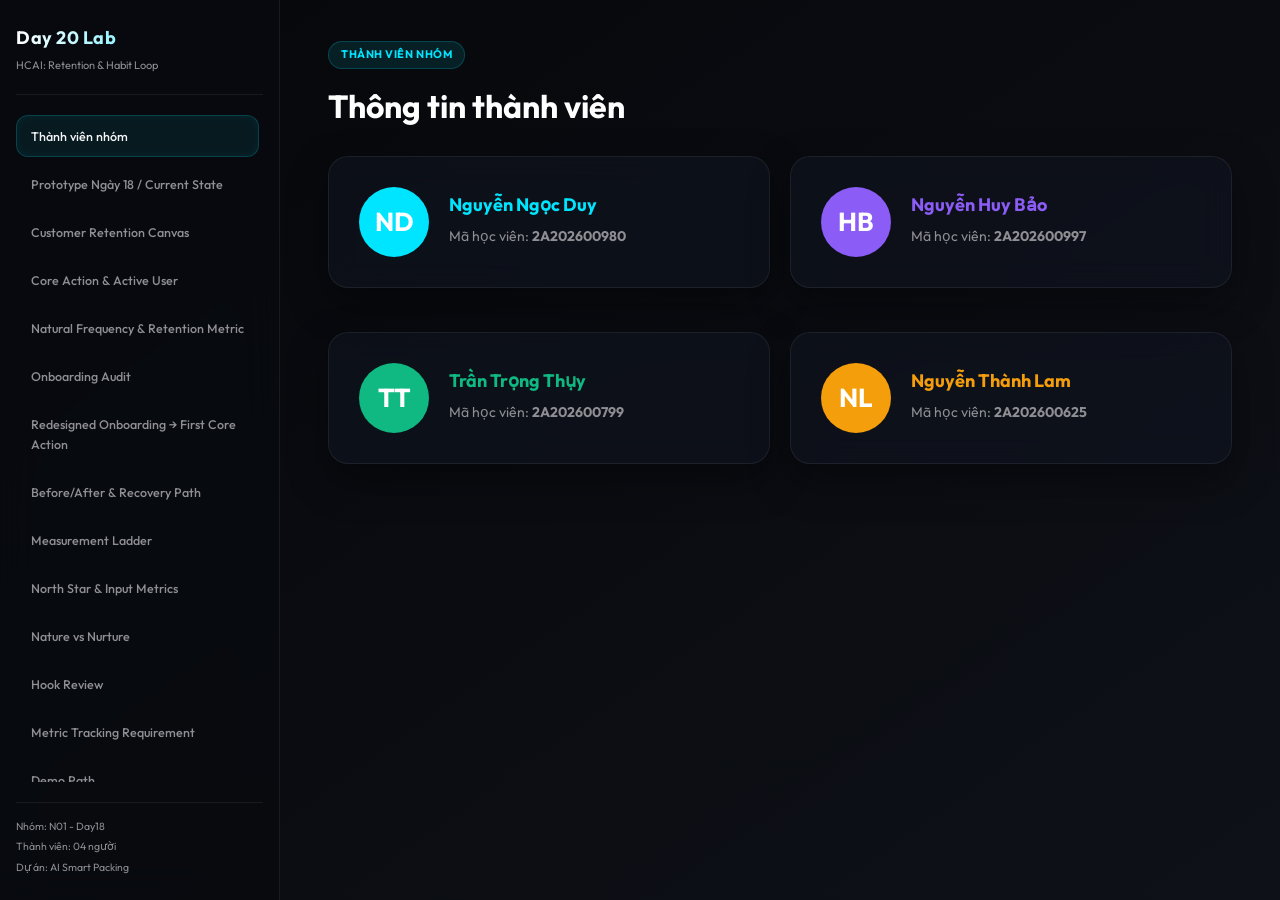
<file: index.html>
<!DOCTYPE html>
<html lang="vi">
<head>
    <meta charset="UTF-8">
    <meta name="viewport" content="width=device-width, initial-scale=1.0">
    <title>Day 20 Lab - Retention, Engagement & Habit Loop</title>
    <!-- Google Fonts -->
    <link rel="preconnect" href="https://fonts.googleapis.com">
    <link rel="preconnect" href="https://fonts.gstatic.com" crossorigin>
    <link href="https://fonts.googleapis.com/css2?family=Outfit:wght@300;400;500;600;700;800&family=JetBrains+Mono:wght@400;700&display=swap" rel="stylesheet">
    <!-- Main Style Link -->
    <link rel="stylesheet" href="style_day20.css">
    <style>
        /* Additional Custom Styles for the new presentation format */
        a {
            color: var(--primary);
            text-decoration: none;
        }
        a:hover {
            text-decoration: underline;
        }
        .proto-link-card {
            display: flex;
            align-items: center;
            justify-content: space-between;
            background: var(--bg-card);
            border: 1px solid var(--border-color);
            padding: 15px;
            border-radius: 8px;
            text-decoration: none;
            transition: all 0.3s ease;
        }
        .proto-link-card:hover {
            border-color: var(--primary);
            background: rgba(10, 132, 255, 0.05);
            text-decoration: none;
        }
        .proto-info {
            display: flex;
            flex-direction: column;
            gap: 5px;
        }
        .proto-title {
            color: var(--primary);
            font-weight: 600;
            font-size: 15px;
        }
        .proto-desc {
            color: var(--text-muted);
            font-size: 13px;
        }
        .arrow-icon {
            color: var(--primary);
            font-weight: bold;
        }
        .insight-box {
            background: rgba(var(--primary-rgb, 10, 132, 255), 0.05);
            border-left: 4px solid var(--primary);
            padding: 20px;
            border-radius: 0 8px 8px 0;
            margin: 15px 0;
        }
        .insight-title {
            font-size: 14px;
            font-weight: 700;
            color: var(--primary);
            margin-bottom: 8px;
            text-transform: uppercase;
            letter-spacing: 1px;
        }
        .insight-text {
            font-size: 16px;
            line-height: 1.6;
            color: var(--text-main);
        }
        .canvas-grid {
            display: grid;
            grid-template-columns: repeat(3, 1fr);
            gap: 20px;
            margin-top: 20px;
        }
        .canvas-block {
            background: var(--bg-card);
            border: 1px solid var(--border-color);
            border-radius: 12px;
            padding: 20px;
            transition: all 0.3s ease;
        }
        .canvas-block:hover {
            transform: translateY(-5px);
            border-color: var(--primary);
            box-shadow: 0 10px 20px rgba(0,0,0,0.1);
        }
        .metric-card {
            background: linear-gradient(135deg, var(--bg-card), var(--bg-main));
            border-radius: 12px;
            padding: 24px;
            border: 1px solid var(--border-color);
            text-align: center;
        }
        .metric-value {
            font-size: 32px;
            font-weight: 800;
            color: var(--primary);
            margin: 10px 0;
            font-family: 'JetBrains Mono', monospace;
        }
        .metric-label {
            font-size: 14px;
            color: var(--text-muted);
            text-transform: uppercase;
            letter-spacing: 0.5px;
            font-weight: 600;
        }
        .funnel-container {
            display: flex;
            flex-direction: column;
            align-items: center;
            gap: 15px;
            margin-top: 20px;
        }
        .funnel-layer {
            width: 80%;
            background: var(--bg-card);
            border: 2px solid var(--border-color);
            border-radius: 8px;
            padding: 15px 20px;
            text-align: center;
            position: relative;
        }
        .funnel-layer.top { border-color: #3b82f6; width: 100%; }
        .funnel-layer.mid { border-color: #8b5cf6; width: 85%; }
        .funnel-layer.bottom { border-color: #10b981; width: 70%; }
        .arrow-down {
            color: var(--text-muted);
            font-size: 20px;
        }
        .comparison-layout {
            display: grid;
            grid-template-columns: 1fr 1fr;
            gap: 30px;
            margin-top: 20px;
        }
        .comp-column {
            background: var(--bg-card);
            border-radius: 12px;
            padding: 25px;
            border: 1px solid var(--border-color);
        }
        .comp-title {
            font-size: 18px;
            font-weight: 700;
            margin-bottom: 20px;
            display: flex;
            align-items: center;
            gap: 10px;
            padding-bottom: 10px;
            border-bottom: 1px solid var(--border-color);
        }
        .comp-title.bad { color: #ef4444; }
        .comp-title.good { color: #10b981; }
        .step-list {
            list-style: none;
            padding: 0;
        }
        .step-item {
            margin-bottom: 15px;
            display: flex;
            align-items: flex-start;
            gap: 12px;
        }
        .step-num {
            background: var(--bg-main);
            color: var(--text-muted);
            width: 24px;
            height: 24px;
            border-radius: 50%;
            display: flex;
            align-items: center;
            justify-content: center;
            font-size: 12px;
            font-weight: 700;
            flex-shrink: 0;
        }
        .step-desc {
            font-size: 14.5px;
            color: var(--text-main);
            line-height: 1.5;
        }
        .tag-remove { background: rgba(239, 68, 68, 0.1); color: #ef4444; border: 1px solid rgba(239, 68, 68, 0.2); }
        .tag-simplify { background: rgba(245, 158, 11, 0.1); color: #f59e0b; border: 1px solid rgba(245, 158, 11, 0.2); }
        .tag-keep { background: rgba(16, 185, 129, 0.1); color: #10b981; border: 1px solid rgba(16, 185, 129, 0.2); }
    </style>
</head>
<body>

    <div class="app-container">
        <!-- Sidebar Navigation -->
        <aside class="sidebar">
            <div class="sidebar-header">
                <h1 class="sidebar-title">Day 20 Lab</h1>
                <p class="sidebar-subtitle">HCAI: Retention & Habit Loop</p>
            </div>
            
            <ul class="nav-menu">
                <li class="nav-item active" onclick="switchSlide(0)">Thành viên nhóm</li>

                <li class="nav-item" onclick="switchSlide(1)">Prototype Ngày 18 / Current State</li>
                <li class="nav-item" onclick="switchSlide(2)">Customer Retention Canvas</li>
                <li class="nav-item" onclick="switchSlide(3)">Core Action & Active User</li>
                <li class="nav-item" onclick="switchSlide(4)">Natural Frequency & Retention Metric</li>
                <li class="nav-item" onclick="switchSlide(5)">Onboarding Audit</li>
                <li class="nav-item" onclick="switchSlide(6)">Redesigned Onboarding &rarr; First Core Action</li>
                <li class="nav-item" onclick="switchSlide(7)">Before/After & Recovery Path</li>
                <li class="nav-item" onclick="switchSlide(8)">Measurement Ladder</li>
                <li class="nav-item" onclick="switchSlide(9)">North Star & Input Metrics</li>
                <li class="nav-item" onclick="switchSlide(10)">Nature vs Nurture</li>
                <li class="nav-item" onclick="switchSlide(11)">Hook Review</li>
                <li class="nav-item" onclick="switchSlide(12)">Metric Tracking Requirement</li>
                <li class="nav-item" onclick="switchSlide(13)">Demo Path</li>
            </ul>
            
            <div class="sidebar-footer">
                <span>Nhóm: N01 - Day18</span>
                <span>Thành viên: 04 người</span>
                <span>Dự án: AI Smart Packing</span>
            </div>
        </aside>

        <!-- Main Display Content -->
        <main class="main-content">
            <!-- SLIDE 00: MEMBERS -->
            <section id="slide-0" class="slide active">
                <span class="slide-tag">Thành viên nhóm</span>
                <h2 class="slide-title">Thông tin thành viên</h2>
                <div style="display: grid; grid-template-columns: repeat(auto-fit, minmax(300px, 1fr)); gap: 20px;">
                    <div class="card" style="display: flex; align-items: center; gap: 20px;">
                        <div style="width: 70px; height: 70px; background: var(--primary); color: white; border-radius: 50%; display: flex; align-items: center; justify-content: center; font-size: 26px; font-weight: bold;">
                            ND
                        </div>
                        <div>
                            <h3 style="font-size: 18px; color: var(--primary); margin-bottom: 5px;">Nguyễn Ngọc Duy</h3>
                            <p style="font-size: 14px; color: var(--text-muted); margin-bottom: 5px;">Mã học viên: <strong>2A202600980</strong></p>
                        </div>
                    </div>
                    
                    <div class="card" style="display: flex; align-items: center; gap: 20px;">
                        <div style="width: 70px; height: 70px; background: #8b5cf6; color: white; border-radius: 50%; display: flex; align-items: center; justify-content: center; font-size: 26px; font-weight: bold;">
                            HB
                        </div>
                        <div>
                            <h3 style="font-size: 18px; color: #8b5cf6; margin-bottom: 5px;">Nguyễn Huy Bảo</h3>
                            <p style="font-size: 14px; color: var(--text-muted); margin-bottom: 5px;">Mã học viên: <strong>2A202600997</strong></p>
                        </div>
                    </div>

                    <div class="card" style="display: flex; align-items: center; gap: 20px;">
                        <div style="width: 70px; height: 70px; background: #10b981; color: white; border-radius: 50%; display: flex; align-items: center; justify-content: center; font-size: 26px; font-weight: bold;">
                            TT
                        </div>
                        <div>
                            <h3 style="font-size: 18px; color: #10b981; margin-bottom: 5px;">Trần Trọng Thụy</h3>
                            <p style="font-size: 14px; color: var(--text-muted); margin-bottom: 5px;">Mã học viên: <strong>2A202600799</strong></p>
                        </div>
                    </div>

                    <div class="card" style="display: flex; align-items: center; gap: 20px;">
                        <div style="width: 70px; height: 70px; background: #f59e0b; color: white; border-radius: 50%; display: flex; align-items: center; justify-content: center; font-size: 26px; font-weight: bold;">
                            NL
                        </div>
                        <div>
                            <h3 style="font-size: 18px; color: #f59e0b; margin-bottom: 5px;">Nguyễn Thành Lam</h3>
                            <p style="font-size: 14px; color: var(--text-muted); margin-bottom: 5px;">Mã học viên: <strong>2A202600625</strong></p>
                        </div>
                    </div>
                </div>
            </section>

            
            <!-- SLIDE 00 -->
            <section id="slide-1" class="slide">
                <span class="slide-tag">CURRENT STATE</span>
                <h2 class="slide-title">Hệ Thống Prototype Ngày 18</h2>
                <div class="card">
                    <h3 class="card-title" style="margin-bottom: 12px;">Tổng quan Lát cắt & Liên kết</h3>
                    <p style="font-size: 14.5px; color: var(--text-muted); margin-bottom: 25px; line-height: 1.6;">
                        Lát cắt thiết kế tập trung vào việc <strong>Gợi ý hành trang theo thời tiết và hoạt động chuyến đi (Smart Packing & Prep)</strong> của ứng dụng AI Travel Planner.
                    </p>
                    <div style="display: grid; grid-template-columns: repeat(2, 1fr); gap: 20px;">
                        <a href="prototype_day18.html#onboarding" target="_blank" class="proto-link-card">
                            <div class="proto-info">
                                <span class="proto-title">Màn hình Onboarding</span>
                                <span class="proto-desc">Luồng thiết lập kỳ vọng và xin cấp quyền.</span>
                            </div>
                            <span class="arrow-icon">→</span>
                        </a>
                        <a href="prototype_day18.html#mainpath" target="_blank" class="proto-link-card">
                            <div class="proto-info">
                                <span class="proto-title">Happy Path & Agency Levels</span>
                                <span class="proto-desc">Hỏi bối cảnh (Ask), tự sinh checklist (Act).</span>
                            </div>
                            <span class="arrow-icon">→</span>
                        </a>
                        <a href="prototype_day18.html#recovery" target="_blank" class="proto-link-card">
                            <div class="proto-info">
                                <span class="proto-title">Failure & Recovery Flow</span>
                                <span class="proto-desc">Xử lý thời tiết thay đổi đột ngột.</span>
                            </div>
                            <span class="arrow-icon">→</span>
                        </a>
                        <a href="prototype_day18.html#feedback" target="_blank" class="proto-link-card">
                            <div class="proto-info">
                                <span class="proto-title">Vòng Phản Hồi 2x2</span>
                                <span class="proto-desc">Trực quan Explicit & Implicit Feedback.</span>
                            </div>
                            <span class="arrow-icon">→</span>
                        </a>
                    </div>
                </div>
            </section>
            
            <!-- SLIDE 01 -->
            <section id="slide-2" class="slide">
                <span class="slide-tag">Bài 1</span>
                <h2 class="slide-title">Customer Retention Canvas</h2>
                <p style="font-size: 15px; color: var(--text-muted); margin-bottom: 20px;">Nền tảng của Retention là hiểu đúng Use Case cốt lõi trước khi chọn Metric.</p>
                <div class="canvas-grid">
                    <div class="canvas-block" style="border-top: 4px solid #ef4444;">
                        <div class="insight-title" style="color: #ef4444;">🔴 The Problem</div>
                        <div class="insight-text" style="font-size: 14px;">Mất quá nhiều thời gian đóng gói hành lý. Lo sợ mang quá cân bị phạt tiền, hoặc mang thiếu đồ ấm khi thời tiết đột ngột thay đổi.</div>
                    </div>
                    <div class="canvas-block" style="border-top: 4px solid #8b5cf6;">
                        <div class="insight-title" style="color: #8b5cf6;">👤 The Persona</div>
                        <div class="insight-text" style="font-size: 14px;">Nhân viên văn phòng (26 tuổi), hay đi du lịch tự túc hoặc công tác kết hợp. Chuộng tối giản, mang hành lý xách tay (dưới 7kg).</div>
                    </div>
                    <div class="canvas-block" style="border-top: 4px solid #6b7280;">
                        <div class="insight-title" style="color: #6b7280;">🚫 Anti-Persona</div>
                        <div class="insight-text" style="font-size: 14px;">Khách đi tour trọn gói hoặc nghỉ dưỡng resort cao cấp. Hành lý ký gửi thoải mái, không cần bận tâm việc tối ưu đồ đạc.</div>
                    </div>
                    <div class="canvas-block" style="border-top: 4px solid #3b82f6;">
                        <div class="insight-title" style="color: #3b82f6;">🔄 The Alternative</div>
                        <div class="insight-text" style="font-size: 14px;">Dùng Note trên điện thoại để ghi chú thủ công, hoặc tra cứu Google thời tiết rồi tự suy luận cần mang gì. Rất tốn não (High brain cycles).</div>
                    </div>
                    <div class="canvas-block" style="border-top: 4px solid #10b981;">
                        <div class="insight-title" style="color: #10b981;">💡 The Promise</div>
                        <div class="insight-text" style="font-size: 14px;">AI tự động tạo checklist dựa trên lịch trình và API thời tiết thực tế. Chỉ tốn 30s để có danh sách hoàn chỉnh. Cảnh báo rủi ro thời tiết.</div>
                    </div>
                    <div class="canvas-block" style="border-top: 4px solid #f59e0b;">
                        <div class="insight-title" style="color: #f59e0b;">⏱️ The Frequency</div>
                        <div class="insight-text" style="font-size: 14px;">Hành vi chuẩn bị hành lý du lịch thường diễn ra theo <strong>Tháng (Monthly)</strong> hoặc theo <strong>Quý (Quarterly)</strong>.</div>
                    </div>
                </div>
            </section>
            
            <!-- SLIDE 02 -->
            <section id="slide-3" class="slide">
                <span class="slide-tag">Bài 2</span>
                <h2 class="slide-title">Core Action & Active User</h2>
                <div class="card" style="margin-bottom: 20px;">
                    <h3 class="card-title">🎯 Core Action</h3>
                    <p style="font-size: 15px; line-height: 1.6; color: var(--text-main);">
                        Người dùng bấm nút <strong>"Xác nhận checklist cuối cùng"</strong>. Đây là khoảnh khắc họ cam kết chuyển các gợi ý của AI thành hành động đóng gói thực tế, chứng minh bài toán "chuẩn bị hành lý" đã được giải quyết.
                    </p>
                </div>
                <div class="card">
                    <h3 class="card-title">🟢 Active User Definition</h3>
                    <p style="font-size: 15px; line-height: 1.6; color: var(--text-main);">
                        Một người dùng được tính là "Active" khi họ <strong>hoàn thành việc xác nhận ít nhất 1 checklist hành lý</strong> trong khoảng thời gian 30 ngày. Việc chỉ mở app xem không được coi là active.
                    </p>
                </div>
            </section>
            
            <!-- SLIDE 03 -->
            <section id="slide-4" class="slide">
                <span class="slide-tag">Bài 2</span>
                <h2 class="slide-title">Natural Frequency & Retention Metric</h2>
                <div style="display: grid; grid-template-columns: 1fr 1fr; gap: 20px; margin-top: 20px;">
                    <div class="metric-card">
                        <div class="metric-label">Tần suất tự nhiên</div>
                        <div class="metric-value">Monthly</div>
                        <div style="font-size: 13px; color: var(--text-muted); margin-top: 10px;">(Hàng tháng / Quý)</div>
                    </div>
                    <div class="metric-card" style="border-color: var(--primary);">
                        <div class="metric-label">Metric giữ chân phù hợp</div>
                        <div class="metric-value" style="font-size: 26px;">Monthly Cohort</div>
                        <div style="font-size: 13px; color: var(--text-muted); margin-top: 10px;">(Tỷ lệ user quay lại lập checklist ở tháng tiếp theo)</div>
                    </div>
                </div>
                <div class="insight-box">
                    <div class="insight-title">💡 Insight</div>
                    <div class="insight-text">
                        Việc ép người dùng quay lại hàng ngày (Daily Retention) cho một ứng dụng chuẩn bị hành lý là phi logic và dẫn đến trải nghiệm tồi tệ. Đo lường theo tháng cho phép chúng ta quan sát xem người dùng có quay lại ứng dụng cho chuyến đi tiếp theo của họ hay không.
                    </div>
                </div>
            </section>

            <!-- SLIDE 04 -->
            <section id="slide-5" class="slide">
                <span class="slide-tag">Bài 3</span>
                <h2 class="slide-title">Onboarding Audit</h2>
                <p style="font-size: 15px; color: var(--text-muted); margin-bottom: 20px;">Phân tích luồng Onboarding cũ (Day 18) để tìm điểm nghẽn (friction).</p>
                <div class="card">
                    <div class="comp-title bad">🔴 Hành trình cũ (Day 18)</div>
                    <ul class="step-list">
                        <li class="step-item">
                            <div class="step-num">1</div>
                            <div class="step-desc"><strong>Welcome Screen:</strong> Giới thiệu AI Assistant. <span class="tag tag-keep" style="font-size: 11px; padding: 2px 6px; border-radius: 4px;">KEEP</span></div>
                        </li>
                        <li class="step-item">
                            <div class="step-num">2</div>
                            <div class="step-desc"><strong>Bắt ép cấp quyền GPS sớm:</strong> Đòi quyền vị trí ngay khi user chưa hiểu lợi ích. <span class="tag tag-remove" style="font-size: 11px; padding: 2px 6px; border-radius: 4px;">DELAY</span></div>
                        </li>
                        <li class="step-item">
                            <div class="step-num">3</div>
                            <div class="step-desc"><strong>Form nhập liệu 5 trường:</strong> Nhập quá nhiều thông tin chi tiết. <span class="tag tag-simplify" style="font-size: 11px; padding: 2px 6px; border-radius: 4px;">SIMPLIFY</span></div>
                        </li>
                        <li class="step-item">
                            <div class="step-num">4</div>
                            <div class="step-desc"><strong>Màn hình Loading:</strong> Chờ AI phân tích. <span class="tag tag-keep" style="font-size: 11px; padding: 2px 6px; border-radius: 4px;">KEEP</span></div>
                        </li>
                        <li class="step-item">
                            <div class="step-num" style="background: var(--primary); color: white;">5</div>
                            <div class="step-desc" style="font-weight: 600; color: var(--primary);">First Core Action & Aha Moment!</div>
                        </li>
                        <li class="step-item" style="opacity: 0.7;">
                            <div class="step-num">6</div>
                            <div class="step-desc"><strong>Lỗi thời tiết:</strong> Văng ra màn hình báo lỗi, làm đứt gãy luồng. <span class="tag tag-remove" style="font-size: 11px; padding: 2px 6px; border-radius: 4px;">REMOVE</span></div>
                        </li>
                    </ul>
                </div>
            </section>

            <!-- SLIDE 05 -->
            <section id="slide-6" class="slide">
                <span class="slide-tag">Bài 3</span>
                <h2 class="slide-title">Redesigned Onboarding &rarr; First Core Action</h2>
                <div class="card" style="border-color: #10b981;">
                    <div class="comp-title good">🟢 Hành trình Redesign</div>
                    <ul class="step-list">
                        <li class="step-item">
                            <div class="step-num" style="background: rgba(16, 185, 129, 0.2); color: #10b981;">1</div>
                            <div class="step-desc"><strong>Welcome Screen:</strong> Giới thiệu ngắn gọn, CTA rõ ràng.</div>
                        </li>
                        <li class="step-item">
                            <div class="step-num" style="background: rgba(16, 185, 129, 0.2); color: #10b981;">2</div>
                            <div class="step-desc"><strong>Form tối giản (2 trường):</strong> Chỉ bắt buộc nhập "Điểm đến" và "Thời gian đi".</div>
                        </li>
                        <li class="step-item">
                            <div class="step-num" style="background: rgba(16, 185, 129, 0.2); color: #10b981;">3</div>
                            <div class="step-desc"><strong>Loading & Generate:</strong> Tự động phỏng đoán các thiết lập khác.</div>
                        </li>
                        <li class="step-item">
                            <div class="step-num" style="background: #10b981; color: white;">4</div>
                            <div class="step-desc" style="font-weight: 600; color: #10b981;">First Core Action! Thấy checklist nháp.</div>
                        </li>
                        <li class="step-item">
                            <div class="step-num" style="background: rgba(16, 185, 129, 0.2); color: #10b981;">5</div>
                            <div class="step-desc"><strong>Cấp quyền Contextual:</strong> Chỉ xin quyền GPS khi user bấm nút "Đồng bộ thời tiết chính xác" trên checklist.</div>
                        </li>
                    </ul>
                </div>
            </section>

            <!-- SLIDE 06 -->
            <section id="slide-7" class="slide">
                <span class="slide-tag">Bài 3</span>
                <h2 class="slide-title">Before/After & Recovery Path</h2>
                <div class="insight-box">
                    <div class="insight-title">Tối ưu Time to Value (TTV)</div>
                    <div class="insight-text">
                        Bằng cách loại bỏ Form nhập liệu dài và Delay Permission, <strong>Time to First Core Action</strong> giảm từ ~2 phút xuống chỉ còn dưới 30 giây.
                    </div>
                </div>
                <div class="card" style="margin-top: 20px;">
                    <h3 class="card-title">🛡️ Recovery Path: Xử lý thời tiết thay đổi đột biến</h3>
                    <p style="font-size: 15px; line-height: 1.6; color: var(--text-main);">
                        Thay vì văng ra màn hình báo lỗi khi API thời tiết trả về kết quả xấu (bão, lạnh đột ngột), hệ thống gửi Smart Notification, đưa thẳng user trở lại <strong>giao diện Checklist đang soạn dở</strong>. Một Alert Card xuất hiện và AI tự động đề xuất thêm các vật dụng phù hợp (áo mưa, đồ ấm). 
                        <br><br>👉 <strong>Kết quả:</strong> User quay trở lại ngay lập tức journey tiến tới Core Action thay vì bỏ dở.
                    </p>
                </div>
            </section>

            <!-- SLIDE 07 -->
            <section id="slide-8" class="slide">
                <span class="slide-tag">Bài 4</span>
                <h2 class="slide-title">Measurement Ladder</h2>
                <div class="funnel-container">
                    <div class="funnel-layer top">
                        <div style="font-size: 13px; text-transform: uppercase; letter-spacing: 1px; color: #3b82f6; font-weight: 700; margin-bottom: 5px;">Input Metrics (Leading Indicators)</div>
                        <div style="font-size: 16px; font-weight: 500;">Activation Rate / Time to Value</div>
                        <div style="font-size: 16px; font-weight: 500; margin-top: 5px;">Tỷ lệ Edit gợi ý (Số item được Thêm/Xóa)</div>
                    </div>
                    <div class="arrow-down">↓</div>
                    <div class="funnel-layer mid">
                        <div style="font-size: 13px; text-transform: uppercase; letter-spacing: 1px; color: #8b5cf6; font-weight: 700; margin-bottom: 5px;">North Star Metric (Core Value)</div>
                        <div style="font-size: 20px; font-weight: 700; color: var(--text-main);">Tổng số Checklist được Xác nhận hoàn tất</div>
                    </div>
                    <div class="arrow-down">↓</div>
                    <div class="funnel-layer bottom">
                        <div style="font-size: 13px; text-transform: uppercase; letter-spacing: 1px; color: #10b981; font-weight: 700; margin-bottom: 5px;">Business Results (Lagging Indicators)</div>
                        <div style="font-size: 16px; font-weight: 500;">Monthly Active Users (MAU)</div>
                        <div style="font-size: 16px; font-weight: 500; margin-top: 5px;">Customer Lifetime Value (LTV)</div>
                    </div>
                </div>
            </section>

            <!-- SLIDE 08 -->
            <section id="slide-9" class="slide">
                <span class="slide-tag">Bài 4</span>
                <h2 class="slide-title">North Star & Input Metrics Trade-offs</h2>
                <div class="card">
                    <h3 class="card-title">⭐ North Star Metric</h3>
                    <p style="font-size: 15px; line-height: 1.6; color: var(--text-main);"><strong>Tổng số Checklist được xác nhận hoàn tất thành công.</strong> Đại diện trực tiếp cho việc giá trị sản phẩm đã được trao đến tay người dùng, dự báo mức độ trung thành của khách hàng.</p>
                </div>
                <div class="card" style="margin-top: 20px;">
                    <h3 class="card-title">⚖️ Phân tích Trade-off</h3>
                    <p style="font-size: 15px; line-height: 1.6; color: var(--text-main);">
                        Nếu chúng ta cố gắng đẩy <strong>Input Metric (Tỷ lệ Edit)</strong> bằng cách gợi ý thừa thãi quá nhiều đồ đạc (để ép user tương tác xóa), điều này làm tăng High Brain Cycles, dẫn đến giảm sút <strong>North Star Metric</strong>. Cần cân bằng giữa tính đầy đủ và tính tối giản của AI Suggestion.
                    </p>
                </div>
            </section>

            <!-- SLIDE 09 -->
            <section id="slide-10" class="slide">
                <span class="slide-tag">Bài 5</span>
                <h2 class="slide-title">Nature vs Nurture</h2>
                <div class="card">
                    <h3 class="card-title">🌱 Chiến lược Nurture (Nuôi dưỡng)</h3>
                    <p style="font-size: 14.5px; line-height: 1.6; color: var(--text-main); margin-bottom: 10px;">Du lịch là hành vi có <strong>tần suất thấp (Monthly/Quarterly)</strong>. Để duy trì tương tác, hệ thống tập trung nuôi dưỡng vào thời điểm sát chuyến đi.</p>
                    <table style="width: 100%; border-collapse: collapse; text-align: left; font-size: 13.5px; border: 1px solid var(--border-color);">
                        <tr style="border-bottom: 1px solid var(--border-color); background: rgba(0,0,0,0.02);"><td style="padding: 10px 15px; font-weight: 600; width: 35%;">Internal / External trigger</td><td style="padding: 10px 15px;">Lo sợ quên đồ (Internal) / Bài review (External).</td></tr>
                        <tr style="border-bottom: 1px solid var(--border-color);"><td style="padding: 10px 15px; font-weight: 600;">Hoạt động Nurture phù hợp</td><td style="padding: 10px 15px;">Gửi <strong>Smart Notification</strong> (Cảnh báo thời tiết) 3-7 ngày trước chuyến đi.</td></tr>
                        <tr style="border-bottom: 1px solid var(--border-color); background: rgba(0,0,0,0.02);"><td style="padding: 10px 15px; font-weight: 600;">Vì sao không quá dày/thưa?</td><td style="padding: 10px 15px;">Gửi hàng ngày = Spam. Gửi sát ngày = Lúc nhu cầu đạt đỉnh.</td></tr>
                        <tr><td style="padding: 10px 15px; font-weight: 600;">Metric đo lường</td><td style="padding: 10px 15px;">Notification CTR và Tỷ lệ hoàn tất checklist.</td></tr>
                    </table>
                </div>
            </section>

            <!-- SLIDE 10 -->
            <section id="slide-11" class="slide">
                <span class="slide-tag">Bài 5</span>
                <h2 class="slide-title">Hook Review</h2>
                <div class="card">
                    <h3 class="card-title">🔄 Đánh giá Hook Model</h3>
                    <p style="font-size: 14.5px; line-height: 1.6; color: var(--text-main);">
                        Việc cố tạo thói quen (Habit) hàng ngày là khiên cưỡng. Tuy nhiên, Hook Loop rất hiệu quả trong <strong>"Prep Window"</strong> (1-2 tuần sát ngày đi):
                    </p>
                    <ul style="font-size: 14.5px; padding-left: 15px; margin-top: 15px; color: var(--text-main); display: grid; grid-template-columns: 1fr; gap: 15px;">
                        <li><strong>Trigger:</strong> Lo lắng quên đồ (Internal) / Thông báo (External).</li>
                        <li><strong>Action:</strong> Mở app tinh chỉnh Checklist.</li>
                        <li><strong>Reward:</strong> Cảm giác yên tâm tuyệt đối (The Self).</li>
                        <li><strong>Investment:</strong> Lưu lại đồ cá nhân vào Thư viện mẫu cho các chuyến đi sau.</li>
                    </ul>
                </div>
            </section>

            <!-- SLIDE 11 -->
            <section id="slide-12" class="slide">
                <span class="slide-tag">Bài 6</span>
                <h2 class="slide-title">Metric Tracking Requirement</h2>
                <div class="card" style="padding: 0; overflow: hidden;">
                    <table style="width: 100%; border-collapse: collapse; text-align: left;">
                        <thead>
                            <tr style="background: var(--bg-main); border-bottom: 1px solid var(--border-color);">
                                <th style="padding: 15px 20px; font-weight: 600; font-size: 14px;">Event Name</th>
                                <th style="padding: 15px 20px; font-weight: 600; font-size: 14px;">Trigger Condition (Khi nào ghi)</th>
                                <th style="padding: 15px 20px; font-weight: 600; font-size: 14px;">Properties thiết yếu</th>
                            </tr>
                        </thead>
                        <tbody>
                            <tr style="border-bottom: 1px solid var(--border-color);">
                                <td style="padding: 15px 20px; font-family: 'JetBrains Mono', monospace; font-size: 13px; color: #8b5cf6;">trip_creation_started</td>
                                <td style="padding: 15px 20px; font-size: 14px;">Bấm nút "Tạo chuyến đi mới".</td>
                                <td style="padding: 15px 20px; font-size: 13px; color: var(--text-muted);">user_id, timestamp</td>
                            </tr>
                            <tr style="border-bottom: 1px solid var(--border-color);">
                                <td style="padding: 15px 20px; font-family: 'JetBrains Mono', monospace; font-size: 13px; color: #8b5cf6;">trip_draft_generated</td>
                                <td style="padding: 15px 20px; font-size: 14px;">Render xong checklist nháp đầu tiên.</td>
                                <td style="padding: 15px 20px; font-size: 13px; color: var(--text-muted);">destination, duration</td>
                            </tr>
                            <tr style="border-bottom: 1px solid var(--border-color);">
                                <td style="padding: 15px 20px; font-family: 'JetBrains Mono', monospace; font-size: 13px; color: #8b5cf6;">checklist_item_edited</td>
                                <td style="padding: 15px 20px; font-size: 14px;">Thực hiện Thêm/Xóa đồ đạc.</td>
                                <td style="padding: 15px 20px; font-size: 13px; color: var(--text-muted);">action_type</td>
                            </tr>
                            <tr style="background: rgba(16, 185, 129, 0.05);">
                                <td style="padding: 15px 20px; font-family: 'JetBrains Mono', monospace; font-size: 13px; font-weight: 700; color: #10b981;">checklist_finalized</td>
                                <td style="padding: 15px 20px; font-size: 14px; font-weight: 600;">Bấm xác nhận hoàn tất (Core Action).</td>
                                <td style="padding: 15px 20px; font-size: 13px; color: var(--text-muted);">total_items, ai_score</td>
                            </tr>
                        </tbody>
                    </table>
                </div>
            </section>

            <!-- SLIDE 12 -->
            <section id="slide-13" class="slide">
                <span class="slide-tag">FINAL</span>
                <h2 class="slide-title">Demo Path</h2>
                <div class="card" style="text-align: center; padding: 50px 20px;">
                    <div style="font-size: 40px; margin-bottom: 20px;">🚀</div>
                    <h3 class="card-title">Kết thúc luồng phân tích</h3>
                    <p style="font-size: 15px; color: var(--text-muted); margin-bottom: 30px;">Tất cả các metrics, habit loop và retention frameworks đã được map trực tiếp vào luồng Prototype.</p>
                    <a href="mainpath.html" target="_blank" style="display: inline-block; background: var(--primary); color: white; padding: 12px 24px; border-radius: 8px; font-weight: 600; text-decoration: none;">Xem lại Happy Path Prototype</a>
                </div>
            </section>
            
        </main>
    </div>

    <script>
        function switchSlide(index) {
            const slides = document.querySelectorAll('.slide');
            const navItems = document.querySelectorAll('.nav-item');
            
            slides.forEach(slide => slide.classList.remove('active'));
            navItems.forEach(item => item.classList.remove('active'));
            
            document.getElementById(`slide-${index}`).classList.add('active');
            navItems[index].classList.add('active');
        }
    </script>
</body>
</html>
</file>
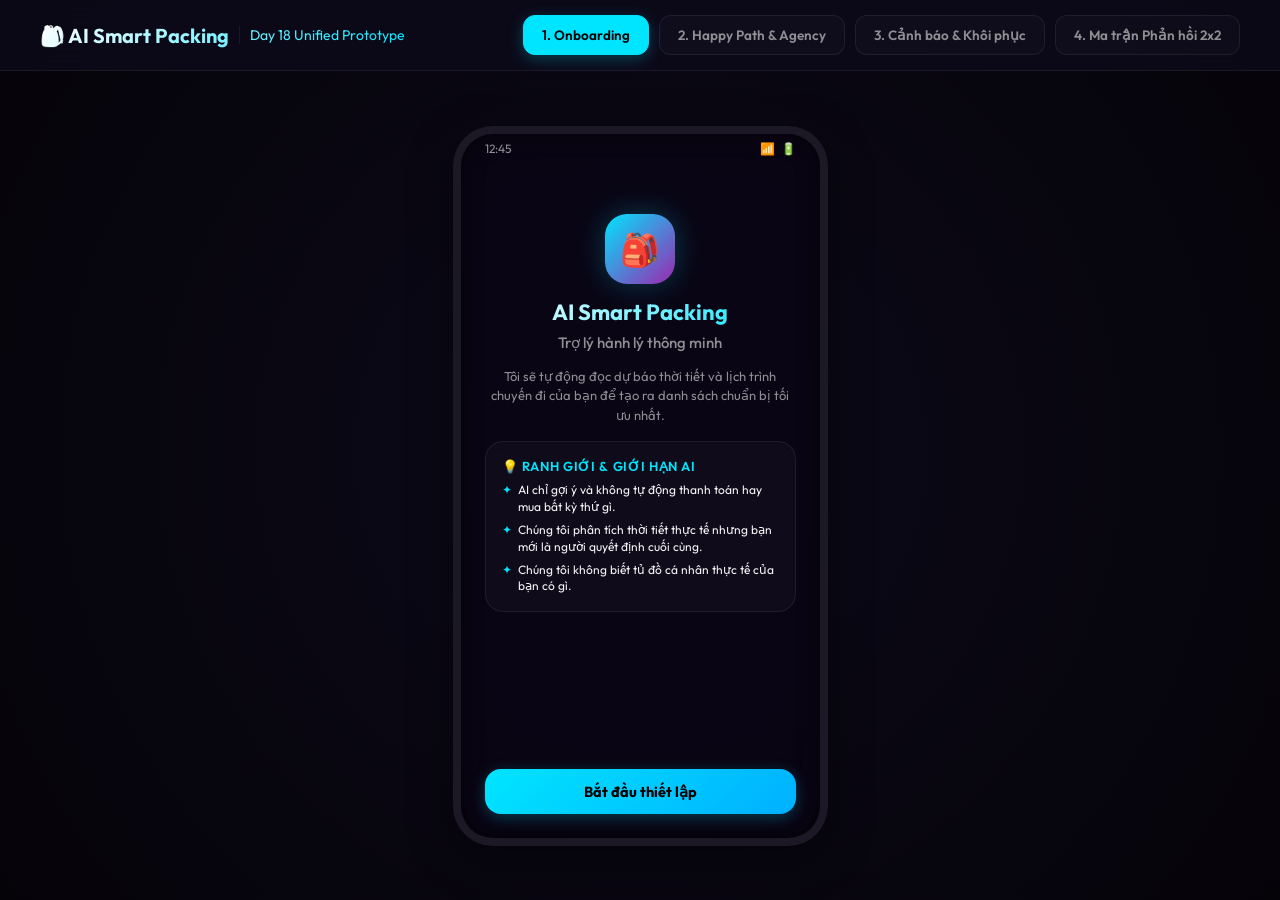
<file: prototype_day18.html>
<!DOCTYPE html>
<html lang="vi">
<head>
    <meta charset="UTF-8">
    <meta name="viewport" content="width=device-width, initial-scale=1.0">
    <title>AI Smart Packing - Day 18 Unified Prototype Dashboard</title>
    <!-- Google Fonts -->
    <link rel="preconnect" href="https://fonts.googleapis.com">
    <link rel="preconnect" href="https://fonts.gstatic.com" crossorigin>
    <link href="https://fonts.googleapis.com/css2?family=Outfit:wght@300;400;500;600;700&display=swap" rel="stylesheet">
    
    <style>
        :root {
            --bg-gradient: radial-gradient(circle at 50% 50%, #0d0a1b 0%, #050308 100%);
            --glass-bg: rgba(255, 255, 255, 0.03);
            --glass-border: rgba(255, 255, 255, 0.07);
            --glass-accent: rgba(0, 229, 255, 0.12);
            --primary: #00e5ff;
            --primary-glow: rgba(0, 229, 255, 0.25);
            --secondary: #9c27b0;
            --text-main: #f5f5f7;
            --text-muted: #8e8e93;
            --card-shadow: 0 12px 40px 0 rgba(0, 0, 0, 0.5);
            --success: #00e676;
            --warning: #ffea00;
            --danger: #ff1744;
            --danger-glow: rgba(255, 23, 68, 0.3);
            
            /* Tag Colors for Feedback */
            --tag-user-exp: #ff9100;
            --tag-user-imp: #2979ff;
            --tag-sys-exp: #00e676;
            --tag-sys-imp: #d500f9;
        }

        * {
            box-sizing: border-box;
            margin: 0;
            padding: 0;
            font-family: 'Outfit', sans-serif;
            -webkit-font-smoothing: antialiased;
        }

        body {
            background: var(--bg-gradient);
            color: var(--text-main);
            min-height: 100vh;
            display: flex;
            flex-direction: column;
            overflow-x: hidden;
            overflow-y: auto;
        }

        /* --- DASHBOARD HEADER --- */
        .db-header {
            background: rgba(13, 10, 27, 0.8);
            border-bottom: 1px solid var(--glass-border);
            backdrop-filter: blur(20px);
            position: sticky;
            top: 0;
            z-index: 1000;
            padding: 15px 40px;
            display: flex;
            justify-content: space-between;
            align-items: center;
        }

        .db-logo {
            display: flex;
            align-items: center;
            gap: 10px;
            font-size: 20px;
            font-weight: 700;
            background: linear-gradient(135deg, #ffffff 0%, var(--primary) 100%);
            -webkit-background-clip: text;
            -webkit-text-fill-color: transparent;
        }

        .db-logo span {
            color: var(--text-main);
            font-weight: 400;
            font-size: 14px;
            padding-left: 10px;
            border-left: 1px solid var(--glass-border);
        }

        .tab-nav {
            display: flex;
            gap: 10px;
        }

        .nav-btn {
            background: rgba(255, 255, 255, 0.02);
            border: 1px solid var(--glass-border);
            color: var(--text-muted);
            padding: 10px 18px;
            border-radius: 12px;
            cursor: pointer;
            font-size: 13.5px;
            font-weight: 600;
            transition: all 0.3s cubic-bezier(0.16, 1, 0.3, 1);
        }

        .nav-btn:hover {
            border-color: var(--primary);
            color: var(--text-main);
            background: rgba(0, 229, 255, 0.05);
        }

        .nav-btn.active {
            background: var(--primary);
            border-color: var(--primary);
            color: #000;
            box-shadow: 0 4px 15px var(--primary-glow);
        }

        /* --- DASHBOARD MAIN CONTENT --- */
        .db-main {
            flex: 1;
            display: flex;
            justify-content: center;
            align-items: center;
            padding: 40px;
        }

        .proto-section {
            display: none;
            width: 100%;
            justify-content: center;
            align-items: center;
            animation: fadeIn 0.4s ease;
        }

        .proto-section.active {
            display: flex;
        }

        @keyframes fadeIn {
            from { opacity: 0; transform: translateY(10px); }
            to { opacity: 1; transform: translateY(0); }
        }

        /* --- SHARED MOBILE FRAME MOCKUP --- */
        .phone-frame {
            width: 375px;
            height: 720px;
            background: rgba(10, 5, 20, 0.85);
            border: 8px solid rgba(255, 255, 255, 0.08);
            border-radius: 40px;
            box-shadow: var(--card-shadow), inset 0 0 20px rgba(0, 0, 0, 0.6);
            position: relative;
            overflow: hidden;
            display: flex;
            flex-direction: column;
            backdrop-filter: blur(25px);
        }

        .status-bar {
            height: 30px;
            display: flex;
            justify-content: space-between;
            align-items: center;
            padding: 0 24px;
            font-size: 12px;
            color: var(--text-muted);
            z-index: 10;
        }

        .status-bar .right-icons {
            display: flex;
            gap: 6px;
        }

        .screen-container {
            flex: 1;
            position: relative;
            display: flex;
            flex-direction: column;
            padding: 20px 24px;
            overflow: hidden;
        }

        .screen {
            position: absolute;
            top: 20px;
            left: 24px;
            right: 24px;
            bottom: 24px;
            display: flex;
            flex-direction: column;
            opacity: 0;
            transform: translateY(20px);
            pointer-events: none;
            transition: all 0.4s cubic-bezier(0.25, 1, 0.5, 1);
        }

        .screen.active {
            opacity: 1;
            transform: translateY(0);
            pointer-events: auto;
        }

        /* Shared Components */
        h1 {
            font-size: 22px;
            font-weight: 700;
            line-height: 1.2;
            margin-bottom: 8px;
            background: linear-gradient(135deg, #ffffff 0%, var(--primary) 100%);
            -webkit-background-clip: text;
            -webkit-text-fill-color: transparent;
        }

        h2 {
            font-size: 15px;
            font-weight: 500;
            color: var(--text-muted);
            margin-bottom: 20px;
        }

        p {
            font-size: 13.5px;
            line-height: 1.5;
            color: var(--text-muted);
            margin-bottom: 16px;
        }

        .glass-card {
            background: var(--glass-bg);
            border: 1px solid var(--glass-border);
            border-radius: 18px;
            padding: 16px;
            margin-bottom: 16px;
            backdrop-filter: blur(10px);
        }

        .glass-card-title {
            font-size: 13px;
            font-weight: 600;
            text-transform: uppercase;
            letter-spacing: 0.05em;
            color: var(--primary);
            margin-bottom: 8px;
            display: flex;
            align-items: center;
            gap: 6px;
        }

        .glass-card ul {
            list-style: none;
            display: flex;
            flex-direction: column;
            gap: 6px;
        }

        .glass-card li {
            font-size: 12px;
            line-height: 1.4;
            color: var(--text-main);
            display: flex;
            align-items: flex-start;
            gap: 6px;
        }

        .glass-card li::before {
            content: "✦";
            color: var(--primary);
        }

        /* Buttons */
        .btn-container {
            margin-top: auto;
            display: flex;
            flex-direction: column;
            gap: 8px;
        }

        .btn {
            width: 100%;
            background: linear-gradient(135deg, var(--primary) 0%, #00b0ff 100%);
            border: none;
            border-radius: 16px;
            padding: 13px;
            color: #000;
            font-weight: 700;
            font-size: 14.5px;
            cursor: pointer;
            transition: all 0.3s ease;
            box-shadow: 0 4px 15px var(--primary-glow);
            display: flex;
            justify-content: center;
            align-items: center;
            gap: 6px;
        }

        .btn:hover:not(:disabled) {
            transform: translateY(-2px);
            box-shadow: 0 6px 20px var(--primary-glow);
        }

        .btn:disabled {
            opacity: 0.5;
            cursor: not-allowed;
            box-shadow: none;
        }

        .btn-secondary {
            background: transparent;
            border: 1px solid var(--glass-border);
            color: var(--text-main);
            box-shadow: none;
        }

        .btn-secondary:hover {
            background: rgba(255, 255, 255, 0.05);
            border-color: var(--glass-accent);
            box-shadow: none;
        }

        /* Toast Feedback */
        .toast {
            position: absolute;
            bottom: 20px;
            left: 20px;
            right: 20px;
            background: rgba(0, 230, 118, 0.95);
            color: #000;
            border-radius: 12px;
            padding: 12px;
            font-size: 11.5px;
            font-weight: 600;
            text-align: center;
            opacity: 0;
            transform: translateY(10px);
            pointer-events: none;
            transition: all 0.3s ease;
            box-shadow: 0 4px 15px rgba(0, 230, 118, 0.3);
            z-index: 2000;
        }

        .toast.show {
            opacity: 1;
            transform: translateY(0);
            pointer-events: auto;
        }


        /* ========================================================
           1. ONBOARDING SPECIFIC STYLES
           ======================================================== */
        #section-onboarding .toggle-item {
            display: flex;
            justify-content: space-between;
            align-items: center;
            background: var(--glass-bg);
            border: 1px solid var(--glass-border);
            border-radius: 18px;
            padding: 14px;
            margin-bottom: 12px;
            transition: all 0.3s ease;
        }

        #section-onboarding .toggle-item:hover {
            border-color: var(--glass-accent);
        }

        #section-onboarding .toggle-info {
            max-width: 75%;
        }

        #section-onboarding .toggle-label {
            font-size: 13.5px;
            font-weight: 600;
            margin-bottom: 4px;
            display: flex;
            align-items: center;
            gap: 6px;
        }

        #section-onboarding .toggle-desc {
            font-size: 11px;
            color: var(--text-muted);
            line-height: 1.3;
        }

        #section-onboarding .switch {
            position: relative;
            display: inline-block;
            width: 44px;
            height: 24px;
        }

        #section-onboarding .switch input {
            opacity: 0;
            width: 0;
            height: 0;
        }

        #section-onboarding .slider {
            position: absolute;
            cursor: pointer;
            top: 0;
            left: 0;
            right: 0;
            bottom: 0;
            background-color: rgba(255, 255, 255, 0.1);
            transition: .4s;
            border-radius: 34px;
            border: 1px solid var(--glass-border);
        }

        #section-onboarding .slider:before {
            position: absolute;
            content: "";
            height: 18px;
            width: 18px;
            left: 2px;
            bottom: 2px;
            background-color: white;
            transition: .4s;
            border-radius: 50%;
        }

        #section-onboarding input:checked + .slider {
            background-color: var(--primary);
            box-shadow: 0 0 10px var(--primary-glow);
        }

        #section-onboarding input:checked + .slider:before {
            transform: translateX(20px);
        }

        #section-onboarding .input-group {
            margin-bottom: 16px;
        }

        #section-onboarding .input-group label {
            display: block;
            font-size: 12px;
            font-weight: 600;
            color: var(--primary);
            text-transform: uppercase;
            margin-bottom: 8px;
            letter-spacing: 0.05em;
        }

        #section-onboarding .input-field {
            width: 100%;
            background: var(--glass-bg);
            border: 1px solid var(--glass-border);
            border-radius: 14px;
            padding: 12px 16px;
            color: var(--text-main);
            font-size: 14px;
            outline: none;
            transition: all 0.3s ease;
        }

        #section-onboarding .input-field:focus {
            border-color: var(--primary);
            box-shadow: 0 0 8px var(--primary-glow);
        }

        #section-onboarding .logo-circle {
            width: 70px;
            height: 70px;
            background: linear-gradient(135deg, var(--primary) 0%, var(--secondary) 100%);
            border-radius: 22px;
            margin: 30px auto 15px auto;
            display: flex;
            align-items: center;
            justify-content: center;
            box-shadow: 0 0 30px var(--primary-glow);
            font-size: 32px;
            animation: pulse 3s infinite ease-in-out;
        }

        #section-onboarding .analysis-step {
            display: flex;
            align-items: center;
            gap: 12px;
            padding: 12px;
            background: var(--glass-bg);
            border: 1px solid var(--glass-border);
            border-radius: 14px;
            margin-bottom: 12px;
            font-size: 13px;
            transition: all 0.3s ease;
        }

        #section-onboarding .step-icon {
            width: 20px;
            height: 20px;
            border-radius: 50%;
            display: flex;
            align-items: center;
            justify-content: center;
            font-size: 11px;
            font-weight: bold;
        }

        #section-onboarding .step-pending {
            border: 2px solid var(--text-muted);
            border-top-color: transparent;
            animation: spin 1s linear infinite;
        }

        #section-onboarding .step-success {
            background: rgba(76, 175, 80, 0.2);
            color: #4caf50;
        }

        #section-onboarding .item-list {
            overflow-y: auto;
            max-height: 380px;
            padding-right: 4px;
        }

        #section-onboarding .item-list::-webkit-scrollbar {
            width: 4px;
        }

        #section-onboarding .item-list::-webkit-scrollbar-thumb {
            background: var(--glass-border);
            border-radius: 4px;
        }

        #section-onboarding .category-title {
            font-size: 11px;
            font-weight: 600;
            color: var(--primary);
            text-transform: uppercase;
            margin: 14px 0 8px 0;
            letter-spacing: 0.05em;
        }

        #section-onboarding .checklist-item {
            display: flex;
            align-items: center;
            gap: 10px;
            padding: 10px 12px;
            background: var(--glass-bg);
            border: 1px solid var(--glass-border);
            border-radius: 12px;
            margin-bottom: 6px;
            font-size: 13px;
            cursor: pointer;
        }

        #section-onboarding .checkbox {
            width: 18px;
            height: 18px;
            border: 2px solid var(--glass-accent);
            border-radius: 4px;
            display: flex;
            align-items: center;
            justify-content: center;
            transition: all 0.2s ease;
            font-size: 11px;
        }

        #section-onboarding .checkbox.checked {
            background: var(--primary);
            border-color: var(--primary);
            color: #000;
        }

        @keyframes pulse {
            0% { transform: scale(1); box-shadow: 0 0 20px var(--primary-glow); }
            50% { transform: scale(1.05); box-shadow: 0 0 35px var(--primary-glow), 0 0 15px rgba(156, 39, 176, 0.4); }
            100% { transform: scale(1); box-shadow: 0 0 20px var(--primary-glow); }
        }

        @keyframes spin {
            0% { transform: rotate(0deg); }
            100% { transform: rotate(360deg); }
        }


        /* ========================================================
           2. HAPPY PATH & AGENCY SPECIFIC STYLES
           ======================================================== */
        #section-mainpath .screen-container {
            padding: 16px 20px;
        }

        #section-mainpath .screen {
            top: 16px;
            left: 20px;
            right: 20px;
            bottom: 20px;
        }

        #section-mainpath .sub-header {
            font-size: 12px;
            color: var(--text-muted);
            margin-bottom: 16px;
        }

        #section-mainpath .ask-card {
            background: var(--glass-bg);
            border: 1px solid var(--glass-border);
            border-radius: 20px;
            padding: 14px;
            margin-bottom: 14px;
        }

        #section-mainpath .ask-question {
            font-size: 13.5px;
            font-weight: 500;
            margin-bottom: 10px;
            color: #fff;
        }

        #section-mainpath .options-grid {
            display: grid;
            grid-template-columns: 1fr 1fr;
            gap: 8px;
        }

        #section-mainpath .option-btn {
            background: rgba(255, 255, 255, 0.03);
            border: 1px solid var(--glass-border);
            border-radius: 12px;
            padding: 12px 6px;
            color: var(--text-main);
            font-size: 12.5px;
            font-weight: 500;
            cursor: pointer;
            transition: all 0.25s ease;
            text-align: center;
        }

        #section-mainpath .option-btn:hover {
            border-color: var(--primary);
            background: rgba(0, 229, 255, 0.05);
        }

        #section-mainpath .option-btn.selected {
            background: var(--primary);
            border-color: var(--primary);
            color: #000;
            font-weight: 600;
            box-shadow: 0 4px 12px var(--primary-glow);
        }

        #section-mainpath .checklist-scroll {
            flex: 1;
            overflow-y: auto;
            margin-bottom: 16px;
            padding-right: 2px;
        }

        #section-mainpath .checklist-scroll::-webkit-scrollbar {
            width: 3px;
        }

        #section-mainpath .checklist-scroll::-webkit-scrollbar-thumb {
            background: rgba(255, 255, 255, 0.1);
            border-radius: 2px;
        }

        #section-mainpath .section-header {
            font-size: 11px;
            font-weight: 600;
            color: var(--primary);
            text-transform: uppercase;
            letter-spacing: 0.05em;
            margin: 16px 0 8px 0;
            display: flex;
            justify-content: space-between;
        }

        #section-mainpath .badge-act {
            font-size: 9px;
            background: rgba(0, 230, 118, 0.15);
            color: var(--success);
            padding: 1px 6px;
            border-radius: 4px;
            text-transform: uppercase;
        }

        #section-mainpath .badge-ask {
            font-size: 9px;
            background: rgba(255, 234, 0, 0.15);
            color: var(--warning);
            padding: 1px 6px;
            border-radius: 4px;
            text-transform: uppercase;
        }

        #section-mainpath .item-row {
            display: flex;
            align-items: center;
            background: var(--glass-bg);
            border: 1px solid var(--glass-border);
            border-radius: 12px;
            padding: 12px;
            margin-bottom: 6px;
            transition: all 0.2s ease;
        }

        #section-mainpath .item-checkbox {
            width: 18px;
            height: 18px;
            border: 2px solid var(--glass-border);
            border-radius: 4px;
            margin-right: 12px;
            display: flex;
            align-items: center;
            justify-content: center;
            cursor: pointer;
            transition: all 0.2s ease;
            font-size: 11px;
            color: #000;
        }

        #section-mainpath .item-checkbox.checked {
            background: var(--primary);
            border-color: var(--primary);
        }

        #section-mainpath .item-name {
            font-size: 13px;
            flex: 1;
        }

        #section-mainpath .info-btn {
            background: none;
            border: none;
            color: var(--text-muted);
            cursor: pointer;
            font-size: 14px;
            padding: 4px;
            display: flex;
            align-items: center;
            justify-content: center;
            transition: color 0.2s ease;
        }

        #section-mainpath .info-btn:hover {
            color: var(--primary);
        }

        #section-mainpath .tooltip-card {
            background: rgba(20, 30, 45, 0.95);
            border: 1px solid var(--primary);
            border-radius: 12px;
            padding: 10px 12px;
            font-size: 11px;
            line-height: 1.4;
            color: var(--text-main);
            margin-top: 4px;
            display: none;
            animation: fadeIn 0.2s ease;
            box-shadow: 0 4px 15px rgba(0, 0, 0, 0.5);
        }

        #section-mainpath .dont-act-banner {
            border: 1px dashed rgba(213, 0, 249, 0.3);
            background: rgba(213, 0, 249, 0.03);
            border-radius: 12px;
            padding: 12px;
            margin-top: 14px;
            display: flex;
            align-items: flex-start;
            gap: 10px;
        }

        #section-mainpath .dont-act-title {
            font-size: 12px;
            font-weight: 600;
            color: #e040fb;
            margin-bottom: 2px;
        }

        #section-mainpath .dont-act-desc {
            font-size: 10px;
            color: var(--text-muted);
            line-height: 1.3;
        }


        /* ========================================================
           3. FAILURE & RECOVERY SPECIFIC STYLES
           ======================================================== */
        #section-recovery .phone-frame {
            background: rgba(10, 5, 15, 0.85);
        }

        #section-recovery .screen-container {
            padding: 16px 20px;
        }

        #section-recovery .screen {
            position: relative;
            top: 0;
            left: 0;
            right: 0;
            bottom: 0;
            display: none;
            flex-direction: column;
            height: 100%;
        }

        #section-recovery .screen.active {
            display: flex;
        }

        #section-recovery .scenario-tabs {
            display: flex;
            background: rgba(255, 255, 255, 0.04);
            border-bottom: 1px solid var(--glass-border);
            padding: 6px;
            gap: 6px;
            z-index: 10;
        }

        #section-recovery .tab-btn {
            flex: 1;
            background: transparent;
            border: none;
            color: var(--text-muted);
            padding: 8px;
            font-size: 11px;
            font-weight: 600;
            border-radius: 10px;
            cursor: pointer;
            transition: all 0.3s ease;
            text-align: center;
        }

        #section-recovery .tab-btn.active {
            background: rgba(255, 255, 255, 0.08);
            color: var(--primary);
            border: 1px solid rgba(0, 229, 255, 0.2);
        }

        #section-recovery .sub-header {
            font-size: 12px;
            color: var(--text-muted);
            margin-bottom: 14px;
        }

        #section-recovery .warning-banner {
            background: rgba(255, 23, 68, 0.1);
            border: 1px solid var(--danger);
            box-shadow: 0 4px 15px var(--danger-glow);
            border-radius: 16px;
            padding: 14px;
            margin-bottom: 16px;
            display: flex;
            flex-direction: column;
            gap: 10px;
            animation: pulse-border 2s infinite ease-in-out;
        }

        @keyframes pulse-border {
            0% { border-color: rgba(255, 23, 68, 0.6); }
            50% { border-color: rgba(255, 23, 68, 1); }
            100% { border-color: rgba(255, 23, 68, 0.6); }
        }

        #section-recovery .warn-title {
            font-size: 13px;
            font-weight: 700;
            color: #ff1744;
            display: flex;
            align-items: center;
            gap: 6px;
        }

        #section-recovery .warn-desc {
            font-size: 11px;
            line-height: 1.4;
            color: var(--text-main);
        }

        #section-recovery .warn-actions {
            display: flex;
            gap: 8px;
        }

        #section-recovery .warn-btn {
            flex: 1;
            padding: 8px;
            font-size: 11px;
            font-weight: 700;
            border-radius: 8px;
            border: none;
            cursor: pointer;
            transition: all 0.2s ease;
        }

        #section-recovery .warn-btn-primary {
            background: var(--danger);
            color: #fff;
        }

        #section-recovery .warn-btn-secondary {
            background: rgba(255, 255, 255, 0.05);
            color: var(--text-muted);
            border: 1px solid var(--glass-border);
        }

        #section-recovery .items-list {
            flex: 1;
            overflow-y: auto;
            margin-bottom: 12px;
        }

        #section-recovery .item-row {
            display: flex;
            align-items: center;
            background: var(--glass-bg);
            border: 1px solid var(--glass-border);
            border-radius: 12px;
            padding: 10px 12px;
            margin-bottom: 6px;
            transition: all 0.3s ease;
            cursor: pointer;
        }

        #section-recovery .item-row.removed {
            opacity: 0.35;
            text-decoration: line-through;
            border-color: rgba(255, 255, 255, 0.02);
        }

        #section-recovery .item-row.added {
            border-color: rgba(0, 230, 118, 0.3);
            background: rgba(0, 230, 118, 0.02);
            animation: highlight-add 0.5s ease;
        }

        @keyframes highlight-add {
            from { background: rgba(0, 230, 118, 0.2); }
            to { background: rgba(0, 230, 118, 0.02); }
        }

        #section-recovery .checkbox {
            width: 16px;
            height: 16px;
            border: 2px solid var(--glass-border);
            border-radius: 4px;
            margin-right: 12px;
            display: flex;
            align-items: center;
            justify-content: center;
            font-size: 10px;
        }

        #section-recovery .checkbox.checked {
            background: var(--primary);
            border-color: var(--primary);
            color: #000;
        }

        #section-recovery .item-name {
            font-size: 13px;
            flex: 1;
        }

        #section-recovery .badge-danger {
            font-size: 9px;
            background: rgba(255, 23, 68, 0.15);
            color: var(--danger);
            padding: 2px 6px;
            border-radius: 4px;
            font-weight: 600;
        }

        #section-recovery .badge-warning {
            font-size: 9px;
            background: rgba(255, 234, 0, 0.15);
            color: var(--warning);
            padding: 2px 6px;
            border-radius: 4px;
            font-weight: 600;
        }

        #section-recovery .weight-tracker {
            background: var(--glass-bg);
            border: 1px solid var(--glass-border);
            border-radius: 16px;
            padding: 14px;
            margin-bottom: 14px;
        }

        #section-recovery .weight-info {
            display: flex;
            justify-content: space-between;
            font-size: 13px;
            font-weight: 600;
            margin-bottom: 8px;
        }

        #section-recovery .weight-bar-bg {
            height: 6px;
            background: rgba(255, 255, 255, 0.1);
            border-radius: 3px;
            overflow: hidden;
        }

        #section-recovery .weight-bar-fill {
            height: 100%;
            width: 100%;
            background: var(--danger);
            transition: all 0.5s ease;
        }

        #section-recovery .weight-bar-fill.safe {
            background: var(--success);
        }


        /* ========================================================
           4. FEEDBACK MATRIX SPECIFIC STYLES
           ======================================================== */
        #section-feedback .fb-container {
            display: flex;
            width: 760px;
            height: 680px;
            gap: 24px;
            align-items: center;
        }

        #section-feedback .phone-frame {
            width: 340px;
            height: 620px;
            border-width: 6px;
            border-radius: 36px;
        }

        #section-feedback .status-bar {
            height: 24px;
            padding: 0 20px;
            font-size: 11px;
        }

        #section-feedback .app-content {
            flex: 1;
            padding: 12px 18px;
            display: flex;
            flex-direction: column;
            overflow: hidden;
        }

        #section-feedback .details-panel {
            flex: 1;
            background: rgba(255, 255, 255, 0.02);
            border: 1px solid var(--glass-border);
            border-radius: 24px;
            padding: 24px;
            height: 620px;
            display: flex;
            flex-direction: column;
            justify-content: flex-start;
            backdrop-filter: blur(10px);
        }

        #section-feedback .sub-header {
            font-size: 12px;
            color: var(--text-muted);
            margin-bottom: 16px;
        }

        #section-feedback .hcai-tag {
            font-size: 9px;
            font-weight: 700;
            padding: 4px 8px;
            border-radius: 6px;
            cursor: pointer;
            text-transform: uppercase;
            letter-spacing: 0.05em;
            display: inline-flex;
            align-items: center;
            transition: all 0.25s ease;
            border: 1px solid transparent;
            box-shadow: 0 2px 8px rgba(0,0,0,0.2);
        }

        #section-feedback .hcai-tag.user-explicit {
            background: rgba(255, 145, 0, 0.15);
            color: var(--tag-user-exp);
            border-color: rgba(255, 145, 0, 0.3);
        }
        #section-feedback .hcai-tag.user-implicit {
            background: rgba(41, 121, 255, 0.15);
            color: var(--tag-user-imp);
            border-color: rgba(41, 121, 255, 0.3);
        }
        #section-feedback .hcai-tag.system-explicit {
            background: rgba(0, 230, 118, 0.15);
            color: var(--tag-sys-exp);
            border-color: rgba(0, 230, 118, 0.3);
        }
        #section-feedback .hcai-tag.system-implicit {
            background: rgba(213, 0, 249, 0.15);
            color: var(--tag-sys-imp);
            border-color: rgba(213, 0, 249, 0.3);
        }

        #section-feedback .hcai-tag:hover, 
        #section-feedback .hcai-tag.active {
            transform: scale(1.05);
            box-shadow: 0 4px 12px rgba(255,255,255,0.05);
        }

        #section-feedback .hcai-tag.active.user-explicit { background: var(--tag-user-exp); color: #000; }
        #section-feedback .hcai-tag.active.user-implicit { background: var(--tag-user-imp); color: #fff; }
        #section-feedback .hcai-tag.active.system-explicit { background: var(--tag-sys-exp); color: #000; }
        #section-feedback .hcai-tag.active.system-implicit { background: var(--tag-sys-imp); color: #fff; }

        #section-feedback .annotated-element {
            border: 1px solid transparent;
            border-radius: 12px;
            padding: 8px;
            margin-bottom: 8px;
            transition: all 0.3s ease;
            position: relative;
        }

        #section-feedback .annotated-element.highlighted {
            background: rgba(255, 255, 255, 0.03);
            border-color: var(--primary);
            box-shadow: 0 0 10px rgba(0, 229, 255, 0.15);
        }

        #section-feedback .toast-ui {
            background: rgba(0, 230, 118, 0.95);
            color: #000;
            border-radius: 10px;
            padding: 10px;
            font-size: 11px;
            font-weight: 600;
            text-align: center;
            margin-bottom: 12px;
        }

        #section-feedback .checklist-title {
            font-size: 12px;
            font-weight: 600;
            margin-bottom: 8px;
            color: var(--primary);
        }

        #section-feedback .item-row {
            display: flex;
            align-items: center;
            background: var(--glass-bg);
            border: 1px solid var(--glass-border);
            border-radius: 10px;
            padding: 10px;
            margin-bottom: 6px;
            font-size: 12px;
        }

        #section-feedback .checkbox {
            width: 14px;
            height: 14px;
            border: 1.5px solid var(--glass-border);
            border-radius: 3px;
            margin-right: 10px;
            display: flex;
            align-items: center;
            justify-content: center;
            font-size: 8px;
        }

        #section-feedback .checkbox.checked {
            background: var(--primary);
            border-color: var(--primary);
            color: #000;
        }

        #section-feedback .item-name {
            flex: 1;
        }

        #section-feedback .detail-card {
            background: rgba(255, 255, 255, 0.02);
            border: 1px solid var(--glass-border);
            border-radius: 16px;
            padding: 16px;
            margin-top: 15px;
            display: none;
            animation: fbFadeIn 0.3s ease;
        }

        #section-feedback .detail-card.active {
            display: block;
        }

        #section-feedback .detail-title {
            font-size: 14px;
            font-weight: 700;
            margin-bottom: 8px;
            display: flex;
            align-items: center;
            gap: 8px;
        }

        #section-feedback .detail-desc {
            font-size: 12.5px;
            line-height: 1.5;
            color: var(--text-main);
        }

        @keyframes fbFadeIn {
            from { opacity: 0; transform: translateY(5px); }
            to { opacity: 1; transform: translateY(0); }
        }
    </style>
</head>
<body>

    <!-- DASHBOARD HEADER -->
    <header class="db-header">
        <div class="db-logo">
            🎒 AI Smart Packing <span>Day 18 Unified Prototype</span>
        </div>
        <nav class="tab-nav">
            <button class="nav-btn active" onclick="switchProtoTab('onboarding')">1. Onboarding</button>
            <button class="nav-btn" onclick="switchProtoTab('mainpath')">2. Happy Path & Agency</button>
            <button class="nav-btn" onclick="switchProtoTab('recovery')">3. Cảnh báo & Khôi phục</button>
            <button class="nav-btn" onclick="switchProtoTab('feedback')">4. Ma trận Phản hồi 2x2</button>
        </nav>
    </header>
    
    <!-- DASHBOARD MAIN -->
    <main class="db-main">

        <!-- ========================================================
             1. ONBOARDING SECTION
             ======================================================== -->
        <section id="section-onboarding" class="proto-section active">
            <div class="phone-frame">
                <!-- Status Bar Mockup -->
                <div class="status-bar">
                    <span>12:45</span>
                    <div class="right-icons">
                        <span>📶</span>
                        <span>🔋</span>
                    </div>
                </div>
        
                <div class="screen-container">
                    <!-- Screen 1: Welcome -->
                    <div class="screen active" id="onb-screen-welcome">
                        <div class="logo-circle">🎒</div>
                        <h1 style="text-align: center;">AI Smart Packing</h1>
                        <h2 style="text-align: center; margin-bottom: 15px;">Trợ lý hành lý thông minh</h2>
                        
                        <p style="text-align: center; font-size: 13px;">
                            Tôi sẽ tự động đọc dự báo thời tiết và lịch trình chuyến đi của bạn để tạo ra danh sách chuẩn bị tối ưu nhất.
                        </p>
        
                        <div class="glass-card">
                            <div class="glass-card-title">💡 Ranh giới & Giới hạn AI</div>
                            <ul>
                                <li>AI chỉ gợi ý và không tự động thanh toán hay mua bất kỳ thứ gì.</li>
                                <li>Chúng tôi phân tích thời tiết thực tế nhưng bạn mới là người quyết định cuối cùng.</li>
                                <li>Chúng tôi không biết tủ đồ cá nhân thực tế của bạn có gì.</li>
                            </ul>
                        </div>
        
                        <div class="btn-container">
                            <button class="btn" onclick="onbNextScreen('onb-screen-permissions')">Bắt đầu thiết lập</button>
                        </div>
                    </div>
        
                    <!-- Screen 2: Permissions -->
                    <div class="screen" id="onb-screen-permissions">
                        <h1>Dữ liệu & Quyền hạn</h1>
                        <p>Để trợ lý AI hoạt động thông minh nhất, hãy cho phép chúng tôi sử dụng các thông tin sau:</p>
        
                        <!-- Toggle Weather -->
                        <div class="toggle-item">
                            <div class="toggle-info">
                                <div class="toggle-label">⛅ Dự báo thời tiết</div>
                                <div class="toggle-desc">Đề xuất đồ giữ ấm, ô che mưa, hoặc đồ bơi dựa trên dự báo thời gian thực tại điểm đến.</div>
                            </div>
                            <label class="switch">
                                <input type="checkbox" id="onb-perm-weather" checked>
                                <span class="slider"></span>
                            </label>
                        </div>
        
                        <!-- Toggle Itinerary -->
                        <div class="toggle-item">
                            <div class="toggle-info">
                                <div class="toggle-label">📅 Lịch trình du lịch</div>
                                <div class="toggle-desc">Tự động phát hiện hoạt động leo núi, lặn biển để thêm trang bị phù hợp với bối cảnh.</div>
                            </div>
                            <label class="switch">
                                <input type="checkbox" id="onb-perm-itinerary" checked>
                                <span class="slider"></span>
                            </label>
                        </div>
        
                        <div class="glass-card" style="margin-top: 5px; padding: 12px;">
                            <div class="glass-card-title" style="color: #4caf50; font-size: 11px;">🔒 Cam kết bảo mật</div>
                            <span style="font-size: 11px; color: var(--text-muted); line-height: 1.4; display: block;">
                                Dữ liệu được xử lý ẩn và bảo mật tuyệt đối cho chuyến đi hiện tại, không lưu trữ lâu dài khi chưa có sự cho phép.
                            </span>
                        </div>
        
                        <div class="btn-container">
                            <button class="btn" onclick="onbNextScreen('onb-screen-input')">Tiếp theo</button>
                            <button class="btn btn-secondary" onclick="onbPrevScreen('onb-screen-welcome')">Quay lại</button>
                        </div>
                    </div>
        
                    <!-- Screen 3: Input & Processing -->
                    <div class="screen" id="onb-screen-input">
                        <h1>Thông tin chuyến đi</h1>
                        <p>Nhập điểm đến và ngày khởi hành để AI bắt đầu quét dữ liệu thời tiết và lịch trình.</p>
        
                        <div class="input-group">
                            <label for="onb-dest-input">Điểm đến</label>
                            <input type="text" class="input-field" id="onb-dest-input" value="Đà Lạt, Lâm Đồng">
                        </div>
        
                        <div class="input-group">
                            <label for="onb-date-input">Ngày khởi hành</label>
                            <input type="text" class="input-field" id="onb-date-input" value="10/07/2026 - 12/07/2026">
                        </div>
        
                        <div class="btn-container">
                            <button class="btn" onclick="onbStartAnalysis()">Tạo Checklist hành trang</button>
                            <button class="btn btn-secondary" onclick="onbPrevScreen('onb-screen-permissions')">Quay lại</button>
                        </div>
                    </div>
        
                    <!-- Screen 3b: AI Loading Status -->
                    <div class="screen" id="onb-screen-loading">
                        <div class="logo-circle" style="width: 60px; height: 60px; font-size: 24px; margin-top: 20px;">🧠</div>
                        <h1 style="text-align: center; margin-bottom: 20px;">AI Đang Phân Tích...</h1>
        
                        <div class="analysis-step" id="onb-step-weather">
                            <div class="step-icon step-pending" id="onb-icon-weather"></div>
                            <div>Đang kết nối API thời tiết...</div>
                        </div>
        
                        <div class="analysis-step" id="onb-step-itinerary" style="opacity: 0.5;">
                            <div class="step-icon" id="onb-icon-itinerary">⏳</div>
                            <div>Đang đọc các hoạt động trong lịch trình...</div>
                        </div>
        
                        <div class="analysis-step" id="onb-step-recommend" style="opacity: 0.5;">
                            <div class="step-icon" id="onb-icon-recommend">⏳</div>
                            <div>Đang phân nhóm hành lý đề xuất...</div>
                        </div>
                    </div>
        
                    <!-- Screen 4: Draft Checklist Output -->
                    <div class="screen" id="onb-screen-checklist">
                        <h1>Hành trang đề xuất</h1>
                        <p style="margin-bottom: 10px;">Checklist Đà Lạt (10/7 - 12/7) dựa trên dự báo mưa lạnh & hoạt động trekking.</p>
        
                        <div class="item-list" id="onb-checklist-items">
                            <div class="category-title">A. Vật dụng bắt buộc (Act)</div>
                            <div class="checklist-item">
                                <div class="checkbox checked">✓</div>
                                <span>Giấy tờ tùy thân & Tiền mặt</span>
                            </div>
                            <div class="checklist-item">
                                <div class="checkbox"></div>
                                <span>Quần áo cá nhân (3 ngày)</span>
                            </div>
        
                            <div class="category-title">B. Do thời tiết mưa lạnh (Act)</div>
                            <div class="checklist-item" style="border-color: rgba(224, 64, 251, 0.3);">
                                <div class="checkbox"></div>
                                <span>Áo khoác giữ ấm 🧥</span>
                            </div>
                            <div class="checklist-item">
                                <div class="checkbox"></div>
                                <span>Áo mưa tiện lợi</span>
                            </div>
        
                            <div class="category-title">C. Do hoạt động Trekking Langbiang</div>
                            <div class="checklist-item" style="border-color: rgba(0, 229, 255, 0.3);">
                                <div class="checkbox"></div>
                                <span>Giày trekking bám tốt 👟 (Explain)</span>
                            </div>
                        </div>
        
                        <div class="btn-container" style="margin-top: 15px;">
                            <button class="btn" onclick="alert('Đã lưu checklist thành công!')">Xác nhận checklist</button>
                            <button class="btn btn-secondary" onclick="onbNextScreen('onb-screen-input')">Làm lại</button>
                        </div>
                    </div>
                </div>
            </div>
        </section>


        <!-- ========================================================
             2. HAPPY PATH & AGENCY SECTION
             ======================================================== -->
        <section id="section-mainpath" class="proto-section">
            <div class="phone-frame">
                <!-- Status Bar -->
                <div class="status-bar">
                    <span>12:50</span>
                    <div class="right-icons">
                        <span>📶</span>
                        <span>🔋</span>
                    </div>
                </div>
        
                <div class="screen-container">
                    <!-- Screen 4: Ask (Thu nhập bối cảnh) -->
                    <div class="screen active" id="mp-screen-ask">
                        <h1>Lập Hành Trang Đà Lạt</h1>
                        <div class="sub-header">📍 10/07/2026 - 12/07/2026</div>
        
                        <p style="font-size: 13px; margin-bottom: 16px;">
                            AI phát hiện lịch trình của bạn có hoạt động tại Langbiang. Hãy giúp tôi trả lời 2 câu hỏi để tối ưu hóa gợi ý:
                        </p>
        
                        <!-- Question 1 -->
                        <div class="ask-card">
                            <div class="ask-question">1. Bạn dự định di chuyển thế nào tại Langbiang?</div>
                            <div class="options-grid">
                                <button class="option-btn" id="mp-btn-trekking" onclick="mpSelectActivity('trekking')">Trekking / Đi bộ</button>
                                <button class="option-btn" id="mp-btn-jeep" onclick="mpSelectActivity('jeep')">Đi xe Jeep / Xe ôm</button>
                            </div>
                        </div>
        
                        <!-- Question 2 -->
                        <div class="ask-card">
                            <div class="ask-question">2. Phong cách mang hành lý của bạn?</div>
                            <div class="options-grid">
                                <button class="option-btn" id="mp-btn-light" onclick="mpSelectStyle('light')">Gọn nhẹ tối giản</button>
                                <button class="option-btn" id="mp-btn-full" onclick="mpSelectStyle('full')">Đầy đủ dự phòng</button>
                            </div>
                        </div>
        
                        <div style="margin-top: auto;">
                            <button class="btn" id="mp-btn-generate" disabled onclick="mpGenerateChecklist()">Tạo Checklist Tối Ưu</button>
                        </div>
                    </div>
        
                    <!-- Screen 5: Act & Explainability Checklist -->
                    <div class="screen" id="mp-screen-checklist">
                        <h1>Hành lý Đà Lạt của bạn</h1>
                        <div class="sub-header">💡 Tối ưu hóa theo lựa chọn cá nhân</div>
        
                        <div class="checklist-scroll">
                            <!-- Category: Bắt buộc (Act) -->
                            <div class="section-header">
                                <span>Vật dụng thiết yếu</span>
                                <span class="badge-act">AI Tự Điền (Act)</span>
                            </div>
                            <div class="item-row">
                                <div class="item-checkbox checked">✓</div>
                                <div class="item-name">Giấy tờ tùy thân & Ví tiền</div>
                            </div>
                            <div class="item-row">
                                <div class="item-checkbox checked">✓</div>
                                <div class="item-name">Điện thoại & Bộ sạc cáp</div>
                            </div>
        
                            <!-- Category: Thời tiết (Act + Explainability) -->
                            <div class="section-header">
                                <span>Thời tiết Đà Lạt mưa lạnh</span>
                                <span class="badge-act">AI Đề xuất (Act)</span>
                            </div>
                            <div class="item-row" style="flex-direction: column; align-items: stretch; padding: 10px 12px;">
                                <div style="display: flex; align-items: center; width: 100%;">
                                    <div class="item-checkbox checked">✓</div>
                                    <div class="item-name">Áo khoác giữ ấm 🧥</div>
                                    <button class="info-btn" onclick="mpToggleTooltip('mp-tooltip-weather')">ⓘ</button>
                                </div>
                                <div class="tooltip-card" id="mp-tooltip-weather">
                                    <strong>Lý do đề xuất (Explainability):</strong><br>
                                    Dự báo thời tiết Đà Lạt ngày 11/7 có khả năng mưa 80%, nhiệt độ giảm sâu xuống 15°C kèm gió lạnh.
                                </div>
                            </div>
        
                            <!-- Category: Hoạt động (Ask/Act) -->
                            <div class="section-header">
                                <span>Theo hoạt động Langbiang</span>
                                <span class="badge-act" id="mp-badge-langbiang">Tùy biến</span>
                            </div>
                            <div id="mp-dynamic-items">
                                <!-- Items inserted dynamically -->
                            </div>
        
                            <!-- Don't Act Section (Rủi ro cao) -->
                            <div class="dont-act-banner">
                                <span style="font-size: 18px;">🛒</span>
                                <div>
                                    <div class="dont-act-title">Gợi ý mua sắm: Sạc dự phòng</div>
                                    <div class="dont-act-desc">
                                        AI phát hiện lịch trình đi cả ngày nhưng bạn chưa đánh dấu có sạc dự phòng.
                                    </div>
                                    <div style="display: flex; gap: 8px; margin-top: 8px;">
                                        <a href="#" onclick="alert('Đã chuyển tiếp tới liên kết mua sắm bên ngoài')" style="color: var(--primary); font-size: 11px; font-weight: 600; text-decoration: none;">[Xem Link Mua]</a>
                                        <span class="badge-ask">Don't Act (Cần xác nhận)</span>
                                    </div>
                                </div>
                            </div>
                        </div>
        
                        <div class="btn-container">
                            <button class="btn" onclick="alert('Đã phê duyệt và lưu hành trang thành công!')">Xác nhận checklist</button>
                            <button class="btn btn-secondary" onclick="mpResetPrototype()">Quay lại thiết lập</button>
                        </div>
                    </div>
        
                    <!-- Modal Ghi nhớ thói quen (Opt-in) -->
                    <div id="mp-pref-modal" style="display: none; position: absolute; top: 0; left: 0; right: 0; bottom: 0; background: rgba(0,0,0,0.85); z-index: 1000; align-items: center; justify-content: center; padding: 20px;">
                        <div class="glass-card" style="border: 1px solid var(--primary); background: #120f1d; padding: 20px; text-align: center; border-radius: 20px;">
                            <div style="font-size: 24px; margin-bottom: 12px;">🧠</div>
                            <h3 style="font-size: 14px; font-weight: 700; margin-bottom: 8px; color: var(--primary);">Ghi nhớ sở thích?</h3>
                            <p style="font-size: 11px; color: var(--text-muted); line-height: 1.4; margin-bottom: 16px;">
                                Bạn vừa bỏ chọn "Giày leo núi". AI có nên ghi nhớ và bỏ đề xuất giày leo núi cho toàn bộ chuyến đi Trekking tiếp theo của bạn không?
                            </p>
                            
                            <div style="display: flex; align-items: center; justify-content: center; gap: 8px; margin-bottom: 20px; width: 100%;">
                                <input type="checkbox" id="mp-pref-optin" style="width: 15px; height: 15px; accent-color: var(--primary); cursor: pointer;">
                                <label for="mp-pref-optin" style="font-size: 11px; font-weight: 600; color: #fff; cursor: pointer;">Đồng ý ghi nhớ thói quen này</label>
                            </div>
                            
                            <div style="display: flex; gap: 8px; width: 100%;">
                                <button class="btn" style="padding: 10px; font-size: 12px; flex: 1;" onclick="mpSavePreference(true)">Xác nhận</button>
                                <button class="btn btn-secondary" style="padding: 10px; font-size: 12px; margin-top: 0; flex: 1;" onclick="mpSavePreference(false)">Bỏ qua</button>
                            </div>
                        </div>
                    </div>
        
                    <!-- Toast feedback notification -->
                    <div class="toast" id="mp-toast">Đã cập nhật thành công!</div>
                </div>
            </div>
        </section>


        <!-- ========================================================
             3. FAILURE & RECOVERY SECTION
             ======================================================== -->
        <section id="section-recovery" class="proto-section">
            <div class="phone-frame">
                <!-- Status Bar -->
                <div class="status-bar">
                    <span>12:53</span>
                    <div class="right-icons">
                        <span>📶</span>
                        <span>🔋</span>
                    </div>
                </div>
        
                <!-- Scenario Tabs Menu -->
                <div class="scenario-tabs">
                    <button class="tab-btn active" id="rec-tab-weather" onclick="recSwitchScenario('weather')">1. Cảnh báo thời tiết</button>
                    <button class="tab-btn" id="rec-tab-weight" onclick="recSwitchScenario('weight')">2. Tối ưu cân nặng bay</button>
                </div>
        
                <div class="screen-container">
                    <!-- SCENARIO 1: Weather Recovery (Fansipan) -->
                    <div class="screen active" id="rec-screen-weather">
                        <h1>Hành trang Fansipan</h1>
                        <div class="sub-header">📍 3 ngày leo núi dã ngoại</div>
        
                        <!-- Alert Banner -->
                        <div class="warning-banner" id="rec-weather-alert">
                            <div class="warn-title">⚠️ Thời tiết Fansipan đột ngột thay đổi!</div>
                            <div class="warn-desc">
                                Nhiệt độ dự báo giảm từ 22°C xuống 8°C kèm gió mạnh và mưa lớn. Hành lý cũ không còn an toàn.
                            </div>
                            <div class="warn-actions">
                                <button class="warn-btn warn-btn-primary" onclick="recApplyWeatherRecovery()">Cập nhật đồ ấm</button>
                                <button class="warn-btn warn-btn-secondary" onclick="recIgnoreWeatherAlert()">Giữ nguyên</button>
                            </div>
                        </div>
        
                        <!-- Items list -->
                        <div class="items-list" id="rec-weather-items">
                            <div class="item-row" id="rec-item-sunscreen">
                                <div class="checkbox"></div>
                                <div class="item-name">Kem chống nắng & Kính râm</div>
                            </div>
                            <div class="item-row" id="rec-item-shorts">
                                <div class="checkbox"></div>
                                <div class="item-name">Quần shorts thể thao dã ngoại</div>
                            </div>
                            <div class="item-row">
                                <div class="checkbox"></div>
                                <div class="item-name">Giày trekking bám tốt</div>
                            </div>
                            <div class="item-row">
                                <div class="checkbox"></div>
                                <div class="item-name">Đèn pin cá nhân</div>
                            </div>
                        </div>
                    </div>
        
                    <!-- SCENARIO 2: Weight & Baggage Prohibited (Vietjet) -->
                    <div class="screen" id="rec-screen-weight">
                        <h1>Hành lý Vietjet Cabin</h1>
                        <div class="sub-header">✈️ Hạn mức xách tay: 7.0 kg</div>
        
                        <!-- Weight status tracker -->
                        <div class="weight-tracker">
                            <div class="weight-info">
                                <span>Cân nặng hành lý:</span>
                                <span id="rec-weight-label" style="color: var(--danger);">12.2 kg (Quá tải ⚠️)</span>
                            </div>
                            <div class="weight-bar-bg">
                                <div class="weight-bar-fill" id="rec-weight-bar"></div>
                            </div>
                        </div>
        
                        <!-- Prohibited warning action banner -->
                        <div class="warning-banner" id="rec-weight-alert" style="background: rgba(255, 23, 68, 0.05); border-color: rgba(255, 23, 68, 0.4);">
                            <div class="warn-desc" style="font-size: 11px;">
                                Danh sách chứa vật phẩm cấm mang lên cabin và vượt quá 7.0kg hạn mức xách tay.
                            </div>
                            <div class="warn-actions">
                                <button class="warn-btn warn-btn-primary" style="background: var(--primary); color: #000;" onclick="recOptimizeFlightWeight()">Tối ưu theo luật bay</button>
                                <button class="warn-btn warn-btn-secondary" onclick="recBuyCheckinWeight()">Tôi sẽ mua ký gửi</button>
                            </div>
                        </div>
        
                        <div class="items-list" id="rec-weight-items">
                            <div class="item-row" id="rec-flight-item-knife">
                                <div class="checkbox"></div>
                                <div class="item-name">Bộ dao đa năng dã ngoại</div>
                                <span class="badge-danger">🚫 Cấm Cabin</span>
                            </div>
                            <div class="item-row" id="rec-flight-item-pole">
                                <div class="checkbox"></div>
                                <div class="item-name">Gậy leo núi kim loại</div>
                                <span class="badge-danger">🚫 Cấm Cabin</span>
                            </div>
                            <div class="item-row">
                                <div class="checkbox"></div>
                                <div class="item-name">Pin dự phòng Lithium (Flycam)</div>
                                <span class="badge-warning">⚠️ Xách tay, cấm ký gửi</span>
                            </div>
                            <div class="item-row" id="rec-flight-item-tent">
                                <div class="checkbox"></div>
                                <div class="item-name">Lều cắm trại cá nhân (3.5kg)</div>
                            </div>
                            <div class="item-row" id="rec-flight-item-sleepingbag">
                                <div class="checkbox"></div>
                                <div class="item-name">Túi ngủ ấm (1.5kg)</div>
                            </div>
                        </div>
                    </div>
        
                    <!-- Toast feedback notification -->
                    <div class="toast" id="rec-toast">Đã cập nhật thành công!</div>
                </div>
            </div>
        </section>


        <!-- ========================================================
             4. FEEDBACK MATRIX SECTION (DUAL PANEL)
             ======================================================== -->
        <section id="section-feedback" class="proto-section">
            <div class="fb-container">
                <!-- LEFT: App UI Mockup -->
                <div class="phone-frame">
                    <div class="status-bar">
                        <span>12:56</span>
                        <span>📶 🔋</span>
                    </div>
        
                    <div class="app-content">
                        <!-- System Explicit Feedback Area -->
                        <div class="annotated-element" id="fb-ui-sys-exp">
                            <div style="display: flex; justify-content: space-between; align-items: center; margin-bottom: 4px;">
                                <span class="hcai-tag system-explicit" onclick="fbHighlightFeedback('sys-exp')">Sys Explicit</span>
                            </div>
                            <div class="toast-ui">✓ Đã ghi nhớ bối cảnh công tác. Đã xóa đồ bơi.</div>
                        </div>
        
                        <div class="checklist-title">Hành lý đề xuất</div>
        
                        <!-- System Implicit Feedback Area -->
                        <div class="annotated-element" id="fb-ui-sys-imp">
                            <div style="display: flex; justify-content: space-between; align-items: center; margin-bottom: 4px;">
                                <span class="hcai-tag system-implicit" onclick="fbHighlightFeedback('sys-imp')">Sys Implicit</span>
                            </div>
                            <div class="item-row" style="font-weight: 700; border-color: rgba(213,0,249,0.3);">
                                <div class="checkbox checked">✓</div>
                                <div class="item-name">Áo khoác gió giữ ấm 🧥 (Ưu tiên đầu)</div>
                            </div>
                        </div>
        
                        <!-- Regular Item -->
                        <div class="item-row">
                            <div class="checkbox"></div>
                            <div class="item-name">Điện thoại & Bộ sạc cáp</div>
                        </div>
        
                        <!-- User Explicit Feedback Area -->
                        <div class="annotated-element" id="fb-ui-user-exp">
                            <div style="display: flex; justify-content: space-between; align-items: center; margin-bottom: 4px;">
                                <span class="hcai-tag user-explicit" onclick="fbHighlightFeedback('user-exp')">User Explicit</span>
                            </div>
                            <div class="item-row" style="opacity: 0.5; text-decoration: line-through;">
                                <div class="checkbox"></div>
                                <div class="item-name">Đồ bơi & Kính bơi 🚫 (Đã xóa)</div>
                            </div>
                            <div style="font-size: 10px; color: var(--text-muted); margin-left: 12px; margin-top: 4px;">
                                Lý do xóa: <strong>Đi công tác</strong>
                            </div>
                        </div>
        
                        <!-- User Implicit Feedback Area -->
                        <div class="annotated-element" id="fb-ui-user-imp">
                            <div style="display: flex; justify-content: space-between; align-items: center; margin-bottom: 4px;">
                                <span class="hcai-tag user-implicit" onclick="fbHighlightFeedback('user-imp')">User Implicit</span>
                            </div>
                            <div class="item-row" style="border-color: rgba(41, 121, 255, 0.3);">
                                <div class="checkbox"></div>
                                <div class="item-name">Sạc dự phòng ⚡ (Bỏ qua đề xuất mua)</div>
                            </div>
                        </div>
                    </div>
                </div>
        
                <!-- RIGHT: Interactive Explanation Panel -->
                <div class="details-panel">
                    <h1 style="font-size: 19px;">Vòng Phản Hồi Hai Chiều (HCAI)</h1>
                    <div class="sub-header">Mô phỏng tương tác ma trận phản hồi 2x2</div>
        
                    <p style="font-size: 13px; line-height: 1.4; color: var(--text-muted); margin-bottom: 15px;">
                        Nhấp vào các thẻ nhãn màu sắc trên giao diện điện thoại để kiểm tra cách Người dùng và Hệ thống AI trao đổi phản hồi (Feedback loops).
                    </p>
        
                    <!-- Card User Explicit -->
                    <div class="detail-card active" id="fb-card-user-exp">
                        <div class="detail-title" style="color: var(--tag-user-exp);">
                            <span>●</span> User Explicit Feedback (Tường minh)
                        </div>
                        <div class="detail-desc">
                            <strong>Hành động:</strong> Người dùng nhấn nút xóa "Đồ bơi" khỏi danh sách đề xuất và chủ động chọn lý do phản hồi là "Đi công tác".<br><br>
                            <strong>Tác dụng:</strong> Gửi tín hiệu trực tiếp, rõ ràng đến AI để loại bỏ vật phẩm này ngay lập tức và thay đổi bối cảnh chuyến đi mà không cần đoán mò.
                        </div>
                    </div>
        
                    <!-- Card User Implicit -->
                    <div class="detail-card" id="fb-card-user-imp">
                        <div class="detail-title" style="color: var(--tag-user-imp);">
                            <span>●</span> User Implicit Feedback (Ngầm định)
                        </div>
                        <div class="detail-desc">
                            <strong>Hành động:</strong> Người dùng dừng lại đọc tooltip giải thích thời tiết lâu hơn bình thường, hoặc bỏ qua không click vào liên kết đề xuất mua sạc dự phòng.<br><br>
                            <strong>Tác dụng:</strong> AI thu thập thời gian đọc (độ quan tâm) và hành động bỏ qua mua sắm để tự động tối ưu hóa tần suất hiển thị quảng cáo gợi ý mua sắm mà không làm phiền người dùng.
                        </div>
                    </div>
        
                    <!-- Card System Explicit -->
                    <div class="detail-card" id="fb-card-sys-exp">
                        <div class="detail-title" style="color: var(--tag-sys-exp);">
                            <span>●</span> System Explicit Feedback (Tường minh)
                        </div>
                        <div class="detail-desc">
                            <strong>Hành động:</strong> AI hiển thị thông báo Toast xác nhận rõ ràng: *"Đã ghi nhớ bối cảnh công tác. Đã xóa đồ bơi."*<br><br>
                            <strong>Tác dụng:</strong> Xác nhận trực tiếp với người dùng rằng hệ thống đã nhận tín hiệu phản hồi, đã thực hiện hành động gì và đã học được bối cảnh gì mới để xây dựng niềm tin.
                        </div>
                    </div>
        
                    <!-- Card System Implicit -->
                    <div class="detail-card" id="fb-card-sys-imp">
                        <div class="detail-title" style="color: var(--tag-sys-imp);">
                            <span>●</span> System Implicit Feedback (Ngầm định)
                        </div>
                        <div class="detail-desc">
                            <strong>Hành động:</strong> AI tự động in đậm món "Áo khoác gió" và sắp xếp đẩy lên trên cùng danh sách dựa theo phân tích thời tiết mưa lạnh 15°C.<br><br>
                            <strong>Tác dụng:</strong> Hệ thống tự động tối ưu hóa thứ tự ưu tiên giúp người dùng dễ nhận thấy các món quan trọng nhất mà không cần bật thông báo pop-up gây gián đoạn trải nghiệm.
                        </div>
                    </div>
                </div>
            </div>
        </section>

    </main>

    <script>
        /* ========================================================
           GLOBAL NAVIGATION / TAB ROUTING
           ======================================================== */
        function switchProtoTab(tabId) {
            // Update URL Hash
            window.location.hash = tabId;
            
            // Toggle active state on buttons
            const navButtons = document.querySelectorAll('.tab-nav .nav-btn');
            navButtons.forEach(btn => btn.classList.remove('active'));
            
            const tabIndices = { 'onboarding': 0, 'mainpath': 1, 'recovery': 2, 'feedback': 3 };
            const activeBtn = navButtons[tabIndices[tabId]];
            if (activeBtn) activeBtn.classList.add('active');
            
            // Toggle active state on sections
            document.querySelectorAll('.proto-section').forEach(sec => {
                sec.classList.remove('active');
            });
            const activeSec = document.getElementById(`section-${tabId}`);
            if (activeSec) activeSec.classList.add('active');
        }

        // Handle Hash Routing
        window.addEventListener('load', () => {
            const hash = window.location.hash.substring(1);
            if (['onboarding', 'mainpath', 'recovery', 'feedback'].includes(hash)) {
                switchProtoTab(hash);
            } else {
                switchProtoTab('onboarding');
            }
            
            // Initialize scripts
            initMpStaticCheckboxes();
            initRecCheckboxes();
        });

        window.addEventListener('hashchange', () => {
            const hash = window.location.hash.substring(1);
            if (['onboarding', 'mainpath', 'recovery', 'feedback'].includes(hash)) {
                switchProtoTab(hash);
            }
        });


        /* ========================================================
           1. ONBOARDING JAVASCRIPT
           ======================================================== */
        function onbNextScreen(screenId) {
            document.querySelectorAll('#section-onboarding .screen').forEach(s => s.classList.remove('active'));
            document.getElementById(screenId).classList.add('active');
        }

        function onbPrevScreen(screenId) {
            onbNextScreen(screenId);
        }

        function onbStartAnalysis() {
            onbNextScreen('onb-screen-loading');
            
            // Step 1: Weather Check
            setTimeout(() => {
                const weatherStep = document.getElementById('onb-step-weather');
                const weatherIcon = document.getElementById('onb-icon-weather');
                weatherIcon.className = 'step-icon step-success';
                weatherIcon.innerHTML = '✓';
                weatherStep.querySelector('div:last-child').innerHTML = 'Đã kiểm tra thời tiết Đà Lạt (15-20°C, mưa 80%)';
                
                // Active Step 2
                const itineraryStep = document.getElementById('onb-step-itinerary');
                itineraryStep.style.opacity = '1';
                const itineraryIcon = document.getElementById('onb-icon-itinerary');
                itineraryIcon.className = 'step-icon step-pending';
                itineraryIcon.innerHTML = '';
            }, 1200);

            // Step 2: Itinerary Check
            setTimeout(() => {
                const itineraryStep = document.getElementById('onb-step-itinerary');
                const itineraryIcon = document.getElementById('onb-icon-itinerary');
                itineraryIcon.className = 'step-icon step-success';
                itineraryIcon.innerHTML = '✓';
                itineraryStep.querySelector('div:last-child').innerHTML = 'Đã quét lịch trình (Phát hiện: Trekking Langbiang)';

                // Active Step 3
                const recommendStep = document.getElementById('onb-step-recommend');
                recommendStep.style.opacity = '1';
                const recommendIcon = document.getElementById('onb-icon-recommend');
                recommendIcon.className = 'step-icon step-pending';
                recommendIcon.innerHTML = '';
            }, 2400);

            // Step 3: Done
            setTimeout(() => {
                const recommendStep = document.getElementById('onb-step-recommend');
                const recommendIcon = document.getElementById('onb-icon-recommend');
                recommendIcon.className = 'step-icon step-success';
                recommendIcon.innerHTML = '✓';
                recommendStep.querySelector('div:last-child').innerHTML = 'Đã nhóm & Tối ưu hóa 8 vật dụng đề xuất';
            }, 3600);

            // Navigate to Checklist
            setTimeout(() => {
                onbNextScreen('onb-screen-checklist');
            }, 4500);
        }

        // Toggle checkbox interaction on onboarding checklist screen
        document.querySelectorAll('#onb-screen-checklist .checklist-item').forEach(item => {
            item.addEventListener('click', function() {
                const checkbox = this.querySelector('.checkbox');
                checkbox.classList.toggle('checked');
                if (checkbox.classList.contains('checked')) {
                    checkbox.innerHTML = '✓';
                } else {
                    checkbox.innerHTML = '';
                }
            });
        });


        /* ========================================================
           2. HAPPY PATH & AGENCY JAVASCRIPT
           ======================================================== */
        let mpSelectedActivity = null;
        let mpSelectedStyle = null;
        let mpLastAction = null;
        let mpToastTimeout = null;

        function mpSelectActivity(type) {
            mpSelectedActivity = type;
            document.getElementById('mp-btn-trekking').classList.remove('selected');
            document.getElementById('mp-btn-jeep').classList.remove('selected');
            document.getElementById(`mp-btn-${type}`).classList.add('selected');
            mpCheckReady();
        }

        function mpSelectStyle(type) {
            mpSelectedStyle = type;
            document.getElementById('mp-btn-light').classList.remove('selected');
            document.getElementById('mp-btn-full').classList.remove('selected');
            document.getElementById(`mp-btn-${type}`).classList.add('selected');
            mpCheckReady();
        }

        function mpCheckReady() {
            if (mpSelectedActivity && mpSelectedStyle) {
                document.getElementById('mp-btn-generate').removeAttribute('disabled');
            }
        }

        function mpToggleTooltip(id) {
            const el = document.getElementById(id);
            if (el.style.display === 'block') {
                el.style.display = 'none';
            } else {
                el.style.display = 'block';
            }
        }

        function mpGenerateChecklist() {
            const container = document.getElementById('mp-dynamic-items');
            container.innerHTML = ''; // Reset

            if (mpSelectedActivity === 'trekking') {
                document.getElementById('mp-badge-langbiang').innerText = "Trekking Đề xuất";
                
                container.innerHTML += `
                    <div class="item-row" style="flex-direction: column; align-items: stretch; padding: 10px 12px; margin-bottom: 6px;">
                        <div style="display: flex; align-items: center; width: 100%;">
                            <div class="item-checkbox checked">✓</div>
                            <div class="item-name">Giày leo núi / thể thao chuyên dụng 👟</div>
                            <button class="info-btn" onclick="mpToggleTooltip('mp-tooltip-trekking')">ⓘ</button>
                        </div>
                        <div class="tooltip-card" id="mp-tooltip-trekking">
                            <strong>Lý do đề xuất:</strong> Bạn đã chọn Trekking/đi bộ chinh phục đỉnh Langbiang. Giày có gai bám sâu sẽ bảo vệ bạn khỏi trơn trượt khi trời ẩm ướt.
                        </div>
                    </div>
                    <div class="item-row">
                        <div class="item-checkbox checked">✓</div>
                        <div class="item-name">Bình nước cá nhân 1.5L</div>
                    </div>
                `;
            } else {
                document.getElementById('mp-badge-langbiang').innerText = "Di chuyển Jeep Đề xuất";
                container.innerHTML += `
                    <div class="item-row">
                        <div class="item-checkbox checked">✓</div>
                        <div class="item-name">Kính râm / Kính mát 🕶️</div>
                    </div>
                    <div class="item-row">
                        <div class="item-checkbox checked">✓</div>
                        <div class="item-name">Mũ che nắng / nón rộng vành</div>
                    </div>
                `;
            }

            if (mpSelectedStyle === 'full') {
                container.innerHTML += `
                    <div class="item-row">
                        <div class="item-checkbox"></div>
                        <div class="item-name">Bộ áo mưa & Túi chống nước thiết bị (Dự phòng)</div>
                    </div>
                    <div class="item-row">
                        <div class="item-checkbox"></div>
                        <div class="item-name">Một đôi tất (vớ) sơ cua</div>
                    </div>
                `;
            }

            // Interactive check logic for dynamic items
            setTimeout(() => {
                document.querySelectorAll('#mp-dynamic-items .item-checkbox').forEach(box => {
                    box.onclick = function() {
                        this.classList.toggle('checked');
                        if (this.classList.contains('checked')) {
                            this.innerHTML = '✓';
                        } else {
                            this.innerHTML = '';
                            if (this.nextElementSibling && this.nextElementSibling.innerText.includes('Giày leo núi')) {
                                mpLastAction = { type: 'uncheck-shoes' };
                                mpOpenPrefModal();
                            }
                        }
                    };
                });
            }, 100);

            mpNextScreen('mp-screen-checklist');
        }

        function mpNextScreen(screenId) {
            document.querySelectorAll('#section-mainpath .screen').forEach(s => s.classList.remove('active'));
            document.getElementById(screenId).classList.add('active');
        }

        function mpResetPrototype() {
            mpSelectedActivity = null;
            mpSelectedStyle = null;
            document.getElementById('mp-btn-trekking').classList.remove('selected');
            document.getElementById('mp-btn-jeep').classList.remove('selected');
            document.getElementById('mp-btn-light').classList.remove('selected');
            document.getElementById('mp-btn-full').classList.remove('selected');
            document.getElementById('mp-btn-generate').setAttribute('disabled', 'true');
            mpNextScreen('mp-screen-ask');
        }

        function initMpStaticCheckboxes() {
            document.querySelectorAll('#section-mainpath .checklist-scroll .item-checkbox').forEach(box => {
                box.onclick = function() {
                    this.classList.toggle('checked');
                    if (this.classList.contains('checked')) {
                        this.innerHTML = '✓';
                    } else {
                        this.innerHTML = '';
                    }
                };
            });
        }

        function mpOpenPrefModal() {
            document.getElementById('mp-pref-modal').style.display = 'flex';
        }

        function mpSavePreference(confirm) {
            const isOptedIn = document.getElementById('mp-pref-optin').checked;
            document.getElementById('mp-pref-modal').style.display = 'none';
            
            if (confirm && isOptedIn) {
                mpShowToast("AI đã ghi nhớ thói quen này cho các chuyến đi trekking sau!", false);
            } else if (confirm && !isOptedIn) {
                mpShowToast("Đã bỏ chọn. Thói quen chưa được ghi nhớ (để bảo mật riêng tư).", true);
            } else {
                mpShowToast("Đã hủy bỏ thiết lập.", false);
            }
            document.getElementById('mp-pref-optin').checked = false;
        }

        function mpShowToast(msg, showUndo = false) {
            const toast = document.getElementById('mp-toast');
            if (showUndo) {
                toast.innerHTML = msg + ` <a href="#" onclick="mpUndoLastAction(event)" style="color: #000; text-decoration: underline; margin-left: 8px; font-weight: 800;">[Hoàn tác]</a>`;
            } else {
                toast.innerText = msg;
            }
            toast.classList.add('show');
            if (mpToastTimeout) clearTimeout(mpToastTimeout);
            mpToastTimeout = setTimeout(() => {
                toast.classList.remove('show');
            }, 5000);
        }

        function mpUndoLastAction(e) {
            if (e) e.preventDefault();
            if (!mpLastAction) return;

            if (mpLastAction.type === 'uncheck-shoes') {
                const boxes = document.querySelectorAll('#mp-dynamic-items .item-checkbox');
                boxes.forEach(box => {
                    if (box.nextElementSibling && box.nextElementSibling.innerText.includes('Giày leo núi')) {
                        box.classList.add('checked');
                        box.innerHTML = '✓';
                    }
                });
                mpShowToast("Đã hoàn tác (khôi phục tích chọn Giày leo núi)!");
            }
            mpLastAction = null;
        }


        /* ========================================================
           3. FAILURE & RECOVERY JAVASCRIPT
           ======================================================== */
        let recLastAction = null;
        let recToastTimeout = null;

        function recSwitchScenario(type) {
            document.querySelectorAll('#section-recovery .tab-btn').forEach(btn => btn.classList.remove('active'));
            document.querySelectorAll('#section-recovery .screen').forEach(s => s.classList.remove('active'));

            document.getElementById(`rec-tab-${type}`).classList.add('active');
            document.getElementById(`rec-screen-${type}`).classList.add('active');
        }

        function recApplyWeatherRecovery() {
            document.getElementById('rec-item-sunscreen').classList.add('removed');
            document.getElementById('rec-item-shorts').classList.add('removed');

            const itemsList = document.getElementById('rec-weather-items');
            
            // Clear any previously added items
            const existingAdded = document.querySelectorAll('#rec-weather-items .added');
            existingAdded.forEach(item => item.remove());
            
            const itemJacket = document.createElement('div');
            itemJacket.className = 'item-row added';
            itemJacket.innerHTML = '<div class="checkbox checked">✓</div><div class="item-name">Áo phao giữ nhiệt siêu ấm 🧥 (AI Thêm)</div>';

            const itemRaincoat = document.createElement('div');
            itemRaincoat.className = 'item-row added';
            itemRaincoat.innerHTML = '<div class="checkbox checked">✓</div><div class="item-name">Áo gió chống nước (Gore-Tex) & Áo mưa</div>';

            const itemGlove = document.createElement('div');
            itemGlove.className = 'item-row added';
            itemGlove.innerHTML = '<div class="checkbox checked">✓</div><div class="item-name">Găng tay len & Túi sưởi cầm tay</div>';

            itemsList.appendChild(itemJacket);
            itemsList.appendChild(itemRaincoat);
            itemsList.appendChild(itemGlove);

            document.getElementById('rec-weather-alert').style.display = 'none';

            recLastAction = { type: 'weather' };
            recShowToast("Đã khôi phục: Đã chuyển đổi sang danh sách đồ ấm!", true);
        }

        function recIgnoreWeatherAlert() {
            document.getElementById('rec-weather-alert').style.display = 'none';
            recLastAction = { type: 'weather-ignore' };
            recShowToast("Đã ẩn cảnh báo thời tiết.", true);
        }

        function recOptimizeFlightWeight() {
            document.getElementById('rec-flight-item-knife').style.display = 'none';
            document.getElementById('rec-flight-item-pole').style.display = 'none';

            document.getElementById('rec-flight-item-tent').classList.add('removed');
            document.getElementById('rec-flight-item-tent').querySelector('.item-name').innerText = "Lều cắm trại (Chuyển sang thuê tại Đà Lạt)";
            
            document.getElementById('rec-flight-item-sleepingbag').classList.add('removed');
            document.getElementById('rec-flight-item-sleepingbag').querySelector('.item-name').innerText = "Túi ngủ (Chuyển sang thuê tại Đà Lạt)";

            const fill = document.getElementById('rec-weight-bar');
            fill.className = 'weight-bar-fill safe';
            fill.style.width = '65%'; // 4.5kg / 7kg

            const label = document.getElementById('rec-weight-label');
            label.innerText = '4.5 kg (An toàn ✓)';
            label.style.color = 'var(--success)';

            document.getElementById('rec-weight-alert').style.display = 'none';

            recLastAction = { type: 'weight' };
            recShowToast("Đã khôi phục: Đã loại bỏ đồ cấm & chuyển Lều sang thuê ngoài!", true);
        }

        function recBuyCheckinWeight() {
            const fill = document.getElementById('rec-weight-bar');
            fill.className = 'weight-bar-fill safe';
            fill.style.width = '61%'; // 12.2kg / 20kg

            const label = document.getElementById('rec-weight-label');
            label.innerText = '12.2 kg / Hạn mức 20kg (An toàn ✓)';
            label.style.color = 'var(--success)';

            document.getElementById('rec-weight-alert').style.display = 'none';

            recLastAction = { type: 'weight-buy' };
            recShowToast("Đã mở rộng hạn mức ký gửi lên 20kg thành công!", true);
        }

        function recShowToast(msg, showUndo = false) {
            const toast = document.getElementById('rec-toast');
            if (showUndo) {
                toast.innerHTML = msg + ` <a href="#" onclick="recUndoLastAction(event)" style="color: #000; text-decoration: underline; margin-left: 8px; font-weight: 800;">[Hoàn tác]</a>`;
            } else {
                toast.innerText = msg;
            }
            toast.classList.add('show');
            if (recToastTimeout) clearTimeout(recToastTimeout);
            recToastTimeout = setTimeout(() => {
                toast.classList.remove('show');
            }, 5000);
        }

        function recUndoLastAction(e) {
            if (e) e.preventDefault();
            if (!recLastAction) return;

            if (recLastAction.type === 'weather') {
                document.getElementById('rec-item-sunscreen').classList.remove('removed');
                document.getElementById('rec-item-shorts').classList.remove('removed');
                const addedItems = document.querySelectorAll('#rec-weather-items .added');
                addedItems.forEach(item => item.remove());
                document.getElementById('rec-weather-alert').style.display = 'flex';
                recShowToast("Đã hoàn tác cập nhật thời tiết!");
            } else if (recLastAction.type === 'weather-ignore') {
                document.getElementById('rec-weather-alert').style.display = 'flex';
                recShowToast("Đã hiển thị lại cảnh báo thời tiết!");
            } else if (recLastAction.type === 'weight') {
                document.getElementById('rec-flight-item-knife').style.display = 'flex';
                document.getElementById('rec-flight-item-pole').style.display = 'flex';
                
                const tent = document.getElementById('rec-flight-item-tent');
                tent.classList.remove('removed');
                tent.querySelector('.item-name').innerText = "Lều cắm trại cá nhân (3.5kg)";
                
                const sleepingbag = document.getElementById('rec-flight-item-sleepingbag');
                sleepingbag.classList.remove('removed');
                sleepingbag.querySelector('.item-name').innerText = "Túi ngủ ấm (1.5kg)";

                const fill = document.getElementById('rec-weight-bar');
                fill.className = 'weight-bar-fill';
                fill.style.width = '100%';

                const label = document.getElementById('rec-weight-label');
                label.innerText = '12.2 kg (Quá tải ⚠️)';
                label.style.color = 'var(--danger)';

                document.getElementById('rec-weight-alert').style.display = 'flex';
                recShowToast("Đã hoàn tác tối ưu hóa cân nặng!");
            } else if (recLastAction.type === 'weight-buy') {
                const fill = document.getElementById('rec-weight-bar');
                fill.className = 'weight-bar-fill';
                fill.style.width = '100%';

                const label = document.getElementById('rec-weight-label');
                label.innerText = '12.2 kg (Quá tải ⚠️)';
                label.style.color = 'var(--danger)';

                document.getElementById('rec-weight-alert').style.display = 'flex';
                recShowToast("Đã hoàn tác thay đổi hạn mức ký gửi!");
            }
            recLastAction = null;
        }

        function initRecCheckboxes() {
            document.querySelectorAll('#section-recovery .items-list').forEach(list => {
                list.onclick = function(e) {
                    const row = e.target.closest('.item-row');
                    if (row && !row.classList.contains('removed')) {
                        const checkbox = row.querySelector('.checkbox');
                        checkbox.classList.toggle('checked');
                        checkbox.innerHTML = checkbox.classList.contains('checked') ? '✓' : '';
                    }
                };
            });
        }


        /* ========================================================
           4. FEEDBACK MATRIX JAVASCRIPT
           ======================================================== */
        function fbHighlightFeedback(type) {
            // Remove active on tags
            document.querySelectorAll('#section-feedback .hcai-tag').forEach(tag => tag.classList.remove('active'));
            // Remove highlighted on elements
            document.querySelectorAll('#section-feedback .annotated-element').forEach(el => el.classList.remove('highlighted'));
            // Hide all detail cards
            document.querySelectorAll('#section-feedback .detail-card').forEach(card => card.classList.remove('active'));

            // Set active tag
            const tagMap = {
                'sys-exp': 'system-explicit',
                'sys-imp': 'system-implicit',
                'user-exp': 'user-explicit',
                'user-imp': 'user-implicit'
            };
            const currentTag = document.querySelector(`#section-feedback .hcai-tag.${tagMap[type]}`);
            if (currentTag) currentTag.classList.add('active');
            
            // Highlight mockup area
            document.getElementById(`fb-ui-${type}`).classList.add('highlighted');
            // Show details card on right
            document.getElementById(`fb-card-${type}`).classList.add('active');
        }
    </script>
</body>
</html>
</file>
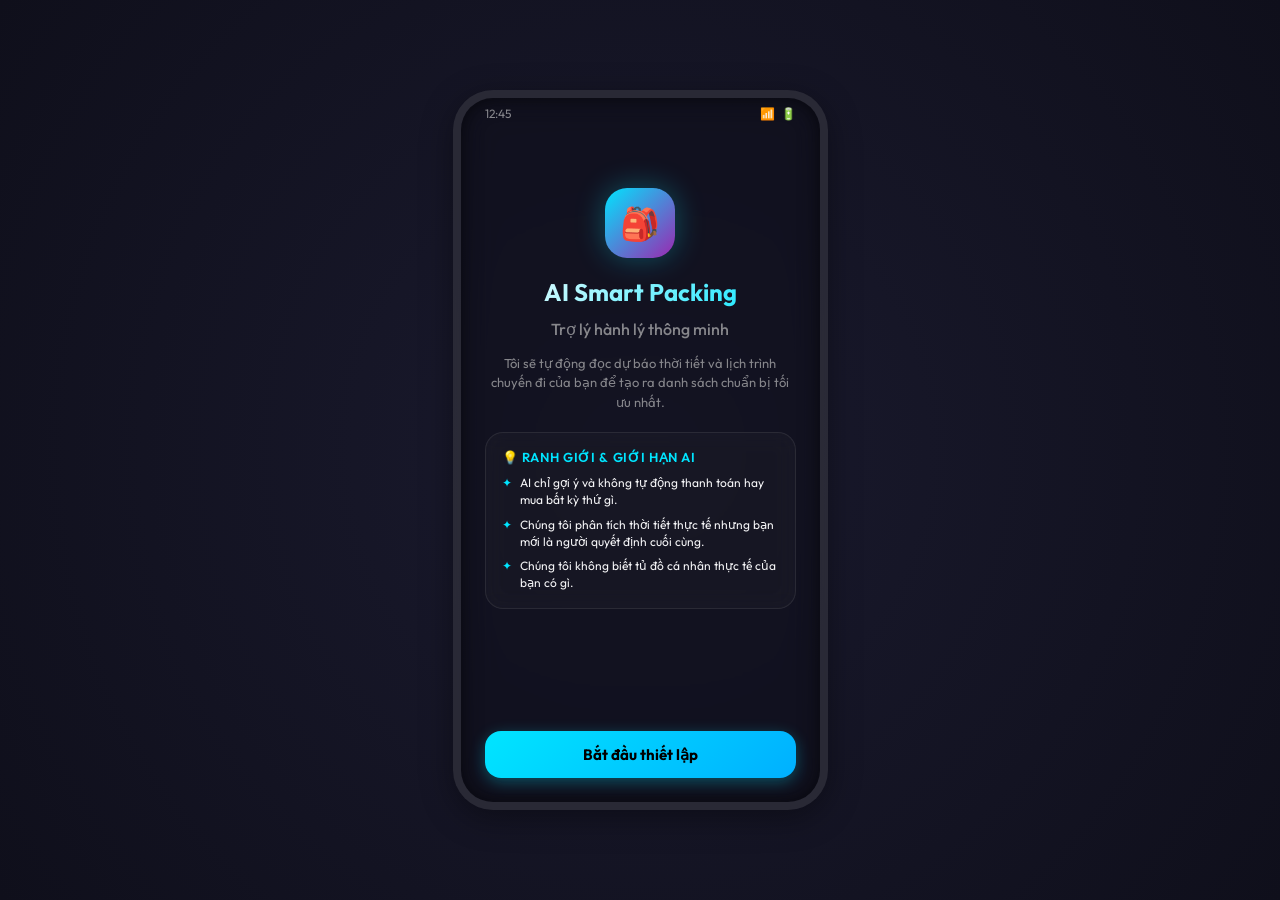
<file: prototype_day20.html>
<!DOCTYPE html>
<html lang="vi">
<head>
    <meta charset="UTF-8">
    <meta name="viewport" content="width=device-width, initial-scale=1.0">
    <title>AI Smart Packing - Onboarding Prototype</title>
    <!-- Google Fonts -->
    <link rel="preconnect" href="https://fonts.googleapis.com">
    <link rel="preconnect" href="https://fonts.gstatic.com" crossorigin>
    <link href="https://fonts.googleapis.com/css2?family=Outfit:wght@300;400;500;600;700&display=swap" rel="stylesheet">
    
    <style>
        :root {
            --bg-gradient: radial-gradient(circle at 50% 50%, #1a1a2e 0%, #0f0f1b 100%);
            --glass-bg: rgba(255, 255, 255, 0.03);
            --glass-border: rgba(255, 255, 255, 0.08);
            --glass-accent: rgba(255, 255, 255, 0.15);
            --primary: #00e5ff;
            --primary-glow: rgba(0, 229, 255, 0.3);
            --secondary: #9c27b0;
            --text-main: #f5f5f7;
            --text-muted: #86868b;
            --card-shadow: 0 8px 32px 0 rgba(0, 0, 0, 0.37);
        }

        * {
            box-sizing: border-box;
            margin: 0;
            padding: 0;
            font-family: 'Outfit', sans-serif;
            -webkit-font-smoothing: antialiased;
        }

        body {
            background: var(--bg-gradient);
            color: var(--text-main);
            min-height: 100vh;
            display: flex;
            justify-content: center;
            align-items: center;
            overflow: hidden;
        }

        /* Phone Container Mockup */
        .phone-frame {
            width: 375px;
            height: 720px;
            background: rgba(15, 15, 27, 0.6);
            border: 8px solid rgba(255, 255, 255, 0.1);
            border-radius: 40px;
            box-shadow: var(--card-shadow), inset 0 0 20px rgba(0, 0, 0, 0.6);
            position: relative;
            overflow: hidden;
            display: flex;
            flex-direction: column;
            backdrop-filter: blur(20px);
        }

        /* Top Notch / Status Bar Mockup */
        .status-bar {
            height: 30px;
            display: flex;
            justify-content: space-between;
            align-items: center;
            padding: 0 24px;
            font-size: 12px;
            color: var(--text-muted);
            z-index: 10;
        }

        .status-bar .right-icons {
            display: flex;
            gap: 6px;
        }

        /* Screen States Container */
        .screen-container {
            flex: 1;
            position: relative;
            display: flex;
            flex-direction: column;
            padding: 20px 24px;
        }

        .screen {
            position: absolute;
            top: 20px;
            left: 24px;
            right: 24px;
            bottom: 24px;
            display: flex;
            flex-direction: column;
            opacity: 0;
            transform: translateY(20px);
            pointer-events: none;
            transition: all 0.5s cubic-bezier(0.25, 1, 0.5, 1);
        }

        .screen.active {
            opacity: 1;
            transform: translateY(0);
            pointer-events: auto;
        }

        /* Typography & UI Components */
        h1 {
            font-size: 24px;
            font-weight: 700;
            line-height: 1.2;
            margin-bottom: 12px;
            background: linear-gradient(135deg, #ffffff 0%, var(--primary) 100%);
            -webkit-background-clip: text;
            -webkit-text-fill-color: transparent;
        }

        h2 {
            font-size: 16px;
            font-weight: 500;
            color: var(--text-muted);
            margin-bottom: 24px;
        }

        p {
            font-size: 14px;
            line-height: 1.5;
            color: var(--text-muted);
            margin-bottom: 20px;
        }

        /* Glass Card */
        .glass-card {
            background: var(--glass-bg);
            border: 1px solid var(--glass-border);
            border-radius: 18px;
            padding: 16px;
            margin-bottom: 20px;
            backdrop-filter: blur(10px);
        }

        .glass-card-title {
            font-size: 13px;
            font-weight: 600;
            text-transform: uppercase;
            letter-spacing: 0.05em;
            color: var(--primary);
            margin-bottom: 10px;
            display: flex;
            align-items: center;
            gap: 6px;
        }

        .glass-card ul {
            list-style: none;
            display: flex;
            flex-direction: column;
            gap: 8px;
        }

        .glass-card li {
            font-size: 12px;
            line-height: 1.4;
            color: var(--text-main);
            display: flex;
            align-items: flex-start;
            gap: 8px;
        }

        .glass-card li::before {
            content: "✦";
            color: var(--primary);
        }

        /* Toggle Switches */
        .toggle-item {
            display: flex;
            justify-content: space-between;
            align-items: center;
            background: var(--glass-bg);
            border: 1px solid var(--glass-border);
            border-radius: 18px;
            padding: 16px;
            margin-bottom: 14px;
            transition: all 0.3s ease;
        }

        .toggle-item:hover {
            border-color: var(--glass-accent);
        }

        .toggle-info {
            max-width: 75%;
        }

        .toggle-label {
            font-size: 14px;
            font-weight: 600;
            margin-bottom: 4px;
            display: flex;
            align-items: center;
            gap: 6px;
        }

        .toggle-desc {
            font-size: 11px;
            color: var(--text-muted);
            line-height: 1.3;
        }

        /* Switch Style */
        .switch {
            position: relative;
            display: inline-block;
            width: 44px;
            height: 24px;
        }

        .switch input {
            opacity: 0;
            width: 0;
            height: 0;
        }

        .slider {
            position: absolute;
            cursor: pointer;
            top: 0;
            left: 0;
            right: 0;
            bottom: 0;
            background-color: rgba(255, 255, 255, 0.1);
            transition: .4s;
            border-radius: 34px;
            border: 1px solid var(--glass-border);
        }

        .slider:before {
            position: absolute;
            content: "";
            height: 18px;
            width: 18px;
            left: 2px;
            bottom: 2px;
            background-color: white;
            transition: .4s;
            border-radius: 50%;
        }

        input:checked + .slider {
            background-color: var(--primary);
            box-shadow: 0 0 10px var(--primary-glow);
        }

        input:checked + .slider:before {
            transform: translateX(20px);
        }

        /* Input Controls */
        .input-group {
            margin-bottom: 20px;
        }

        .input-group label {
            display: block;
            font-size: 12px;
            font-weight: 600;
            color: var(--primary);
            text-transform: uppercase;
            margin-bottom: 8px;
            letter-spacing: 0.05em;
        }

        .input-field {
            width: 100%;
            background: var(--glass-bg);
            border: 1px solid var(--glass-border);
            border-radius: 14px;
            padding: 12px 16px;
            color: var(--text-main);
            font-size: 14px;
            outline: none;
            transition: all 0.3s ease;
        }

        .input-field:focus {
            border-color: var(--primary);
            box-shadow: 0 0 8px var(--primary-glow);
        }

        /* Buttons */
        .btn-container {
            margin-top: auto;
            display: flex;
            flex-direction: column;
            gap: 10px;
        }

        .btn {
            width: 100%;
            background: linear-gradient(135deg, var(--primary) 0%, #00b0ff 100%);
            border: none;
            border-radius: 16px;
            padding: 14px;
            color: #000;
            font-weight: 700;
            font-size: 15px;
            cursor: pointer;
            transition: all 0.3s ease;
            box-shadow: 0 4px 15px var(--primary-glow);
            display: flex;
            justify-content: center;
            align-items: center;
            gap: 8px;
        }

        .btn:hover {
            transform: translateY(-2px);
            box-shadow: 0 6px 20px var(--primary-glow);
        }

        .btn:active {
            transform: translateY(0);
        }

        .btn-secondary {
            background: transparent;
            border: 1px solid var(--glass-border);
            color: var(--text-main);
            box-shadow: none;
        }

        .btn-secondary:hover {
            background: rgba(255, 255, 255, 0.05);
            border-color: var(--glass-accent);
            box-shadow: none;
        }

        /* AI Analysis / Loading State */
        .analysis-step {
            display: flex;
            align-items: center;
            gap: 12px;
            padding: 12px;
            background: var(--glass-bg);
            border: 1px solid var(--glass-border);
            border-radius: 14px;
            margin-bottom: 12px;
            font-size: 13px;
            transition: all 0.3s ease;
        }

        .step-icon {
            width: 20px;
            height: 20px;
            border-radius: 50%;
            display: flex;
            align-items: center;
            justify-content: center;
            font-size: 11px;
            font-weight: bold;
        }

        .step-pending {
            border: 2px solid var(--text-muted);
            border-top-color: transparent;
            animation: spin 1s linear infinite;
        }

        .step-success {
            background: rgba(76, 175, 80, 0.2);
            color: #4caf50;
        }

        .step-info {
            background: rgba(255, 193, 7, 0.2);
            color: #ffc107;
        }

        /* Logo Animation */
        .logo-circle {
            width: 70px;
            height: 70px;
            background: linear-gradient(135deg, var(--primary) 0%, var(--secondary) 100%);
            border-radius: 22px;
            margin: 40px auto 20px auto;
            display: flex;
            align-items: center;
            justify-content: center;
            box-shadow: 0 0 30px var(--primary-glow);
            font-size: 32px;
            animation: pulse 3s infinite ease-in-out;
        }

        @keyframes pulse {
            0% { transform: scale(1); box-shadow: 0 0 20px var(--primary-glow); }
            50% { transform: scale(1.05); box-shadow: 0 0 35px var(--primary-glow), 0 0 15px rgba(156, 39, 176, 0.4); }
            100% { transform: scale(1); box-shadow: 0 0 20px var(--primary-glow); }
        }

        @keyframes spin {
            0% { transform: rotate(0deg); }
            100% { transform: rotate(360deg); }
        }

        /* Screen 4: Output / Checklist Preview */
        .item-list {
            overflow-y: auto;
            max-height: 380px;
            padding-right: 4px;
        }

        .item-list::-webkit-scrollbar {
            width: 4px;
        }

        .item-list::-webkit-scrollbar-thumb {
            background: var(--glass-border);
            border-radius: 4px;
        }

        .category-title {
            font-size: 11px;
            font-weight: 600;
            color: var(--primary);
            text-transform: uppercase;
            margin: 14px 0 8px 0;
            letter-spacing: 0.05em;
        }

        .checklist-item {
            display: flex;
            align-items: center;
            gap: 10px;
            padding: 10px 12px;
            background: var(--glass-bg);
            border: 1px solid var(--glass-border);
            border-radius: 12px;
            margin-bottom: 6px;
            font-size: 13px;
        }

        .checkbox {
            width: 18px;
            height: 18px;
            border: 2px solid var(--glass-accent);
            border-radius: 4px;
            cursor: pointer;
            display: flex;
            align-items: center;
            justify-content: center;
            transition: all 0.2s ease;
        }

        .checkbox.checked {
            background: var(--primary);
            border-color: var(--primary);
            color: #000;
        }
    </style>
</head>
<body>

    <div class="phone-frame">
        <!-- Status Bar Mockup -->
        <div class="status-bar">
            <span>12:45</span>
            <div class="right-icons">
                <span>📶</span>
                <span>🔋</span>
            </div>
        </div>

        <div class="screen-container">
            <!-- Screen 1: Welcome -->
            <div class="screen active" id="screen-welcome">
                <div class="logo-circle">🎒</div>
                <h1 style="text-align: center;">AI Smart Packing</h1>
                <h2 style="text-align: center; margin-bottom: 15px;">Trợ lý hành lý thông minh</h2>
                
                <p style="text-align: center; font-size: 13px;">
                    Tôi sẽ tự động đọc dự báo thời tiết và lịch trình chuyến đi của bạn để tạo ra danh sách chuẩn bị tối ưu nhất.
                </p>

                <div class="glass-card">
                    <div class="glass-card-title">💡 Ranh giới & Giới hạn AI</div>
                    <ul>
                        <li>AI chỉ gợi ý và không tự động thanh toán hay mua bất kỳ thứ gì.</li>
                        <li>Chúng tôi phân tích thời tiết thực tế nhưng bạn mới là người quyết định cuối cùng.</li>
                        <li>Chúng tôi không biết tủ đồ cá nhân thực tế của bạn có gì.</li>
                    </ul>
                </div>

                <div class="btn-container">
                    <button class="btn" onclick="nextScreen('screen-permissions')">Bắt đầu thiết lập</button>
                </div>
            </div>

            <!-- Screen 3: Input & Processing -->
            <div class="screen" id="screen-input">
                <h1>Thông tin chuyến đi (Tối giản)</h1>
                <p>Nhập điểm đến và ngày khởi hành để AI bắt đầu quét dữ liệu thời tiết và lịch trình.</p>

                <div class="input-group">
                    <label for="dest-input">Điểm đến</label>
                    <input type="text" class="input-field" id="dest-input" value="Đà Lạt, Lâm Đồng">
                </div>

                <div class="input-group">
                    <label for="date-input">Ngày khởi hành</label>
                    <input type="text" class="input-field" id="date-input" value="10/07/2026 - 12/07/2026">
                </div>

                <div class="btn-container">
                    <button class="btn" onclick="startAnalysis()">Tạo Checklist hành trang</button>
                    <button class="btn btn-secondary" onclick="prevScreen('screen-welcome')">Quay lại</button>
                </div>
            </div>

            <!-- Screen 3b: AI Loading Status -->
            <div class="screen" id="screen-loading">
                <div class="logo-circle" style="width: 60px; height: 60px; font-size: 24px; margin-top: 20px;">🧠</div>
                <h1 style="text-align: center; margin-bottom: 20px;">AI Đang Phân Tích...</h1>

                <div class="analysis-step" id="step-weather">
                    <div class="step-icon step-pending" id="icon-weather"></div>
                    <div>Đang kết nối API thời tiết...</div>
                </div>

                <div class="analysis-step" id="step-itinerary" style="opacity: 0.5;">
                    <div class="step-icon" id="icon-itinerary">⏳</div>
                    <div>Đang đọc các hoạt động trong lịch trình...</div>
                </div>

                <div class="analysis-step" id="step-recommend" style="opacity: 0.5;">
                    <div class="step-icon" id="icon-recommend">⏳</div>
                    <div>Đang phân nhóm hành lý đề xuất...</div>
                </div>
            </div>

            <!-- Screen 4: Draft Checklist Output -->
            <div class="screen" id="screen-checklist">
                <h1>Hành trang đề xuất</h1>
                <p style="margin-bottom: 10px;">Checklist Đà Lạt (10/7 - 12/7) dựa trên dự báo mưa lạnh & hoạt động trekking.</p>

                <div class="item-list">
                    <div class="category-title">A. Vật dụng bắt buộc (Act)</div>
                    <div class="checklist-item">
                        <div class="checkbox checked">✓</div>
                        <span>Giấy tờ tùy thân & Tiền mặt</span>
                    </div>
                    <div class="checklist-item">
                        <div class="checkbox"></div>
                        <span>Quần áo cá nhân (3 ngày)</span>
                    </div>

                    <div class="category-title">B. Do thời tiết mưa lạnh (Act)</div>
                    <div class="checklist-item" style="border-color: rgba(224, 64, 251, 0.3);">
                        <div class="checkbox"></div>
                        <span>Áo khoác giữ ấm 🧥</span>
                    </div>
                    <div class="checklist-item">
                        <div class="checkbox"></div>
                        <span>Áo mưa tiện lợi</span>
                    </div>

                    <div class="category-title">C. Do hoạt động Trekking Langbiang</div>
                    <div class="checklist-item" style="border-color: rgba(0, 229, 255, 0.3);">
                        <div class="checkbox"></div>
                        <span>Giày trekking bám tốt 👟 (Explain)</span>
                    </div>
                </div>

                
                <div class="input-group" style="margin-top: 15px; padding: 15px; background: rgba(16, 185, 129, 0.1); border-left: 4px solid #10b981; border-radius: 4px;">
                    <p style="font-size: 13px; color: #10b981; font-weight: bold; margin-bottom: 8px;">Contextual Permission (Day 20)</p>
                    <p style="font-size: 14px; margin-bottom: 10px;">Dữ liệu thời tiết hiện tại đang dùng phỏng đoán. Bật GPS để lấy thời tiết chính xác tại vị trí của bạn.</p>
                    <button class="btn" style="background: white; color: #10b981; border: 1px solid #10b981; padding: 8px 12px; font-size: 13px;" onclick="alert('Đã cấp quyền GPS thành công!')">Cấp quyền GPS ngay</button>
                </div>

                <div class="btn-container" style="margin-top: 15px;">

                    <button class="btn" onclick="alert('Đã lưu checklist thành công!')">Xác nhận checklist (Core Action)</button>
                    <button class="btn btn-secondary" onclick="nextScreen('screen-input')">Làm lại</button>
                </div>
            </div>

        </div>
    </div>

    <script>
        function nextScreen(screenId) {
            document.querySelectorAll('.screen').forEach(s => s.classList.remove('active'));
            document.getElementById(screenId).classList.add('active');
        }

        function prevScreen(screenId) {
            nextScreen(screenId);
        }

        function startAnalysis() {
            nextScreen('screen-loading');
            
            // Step 1: Weather Check
            setTimeout(() => {
                const weatherStep = document.getElementById('step-weather');
                const weatherIcon = document.getElementById('icon-weather');
                weatherIcon.className = 'step-icon step-success';
                weatherIcon.innerHTML = '✓';
                weatherStep.querySelector('div:last-child').innerHTML = 'Đã kiểm tra thời tiết Đà Lạt (15-20°C, mưa 80%)';
                
                // Active Step 2
                const itineraryStep = document.getElementById('step-itinerary');
                itineraryStep.style.opacity = '1';
                const itineraryIcon = document.getElementById('icon-itinerary');
                itineraryIcon.className = 'step-icon step-pending';
                itineraryIcon.innerHTML = '';
            }, 1200);

            // Step 2: Itinerary Check
            setTimeout(() => {
                const itineraryStep = document.getElementById('step-itinerary');
                const itineraryIcon = document.getElementById('icon-itinerary');
                itineraryIcon.className = 'step-icon step-success';
                itineraryIcon.innerHTML = '✓';
                itineraryStep.querySelector('div:last-child').innerHTML = 'Đã quét lịch trình (Phát hiện: Trekking Langbiang)';

                // Active Step 3
                const recommendStep = document.getElementById('step-recommend');
                recommendStep.style.opacity = '1';
                const recommendIcon = document.getElementById('icon-recommend');
                recommendIcon.className = 'step-icon step-pending';
                recommendIcon.innerHTML = '';
            }, 2400);

            // Step 3: Done
            setTimeout(() => {
                const recommendStep = document.getElementById('step-recommend');
                const recommendIcon = document.getElementById('icon-recommend');
                recommendIcon.className = 'step-icon step-success';
                recommendIcon.innerHTML = '✓';
                recommendStep.querySelector('div:last-child').innerHTML = 'Đã nhóm & Tối ưu hóa 8 vật dụng đề xuất';
            }, 3600);

            // Navigate to Checklist
            setTimeout(() => {
                nextScreen('screen-checklist');
            }, 4500);
        }

        // Toggle checkbox interaction on checklist screen
        document.querySelectorAll('.checklist-item').forEach(item => {
            item.addEventListener('click', function() {
                const checkbox = this.querySelector('.checkbox');
                checkbox.classList.toggle('checked');
                if (checkbox.classList.contains('checked')) {
                    checkbox.innerHTML = '✓';
                } else {
                    checkbox.innerHTML = '';
                }
            });
        });
    </script>
</body>
</html>
</file>
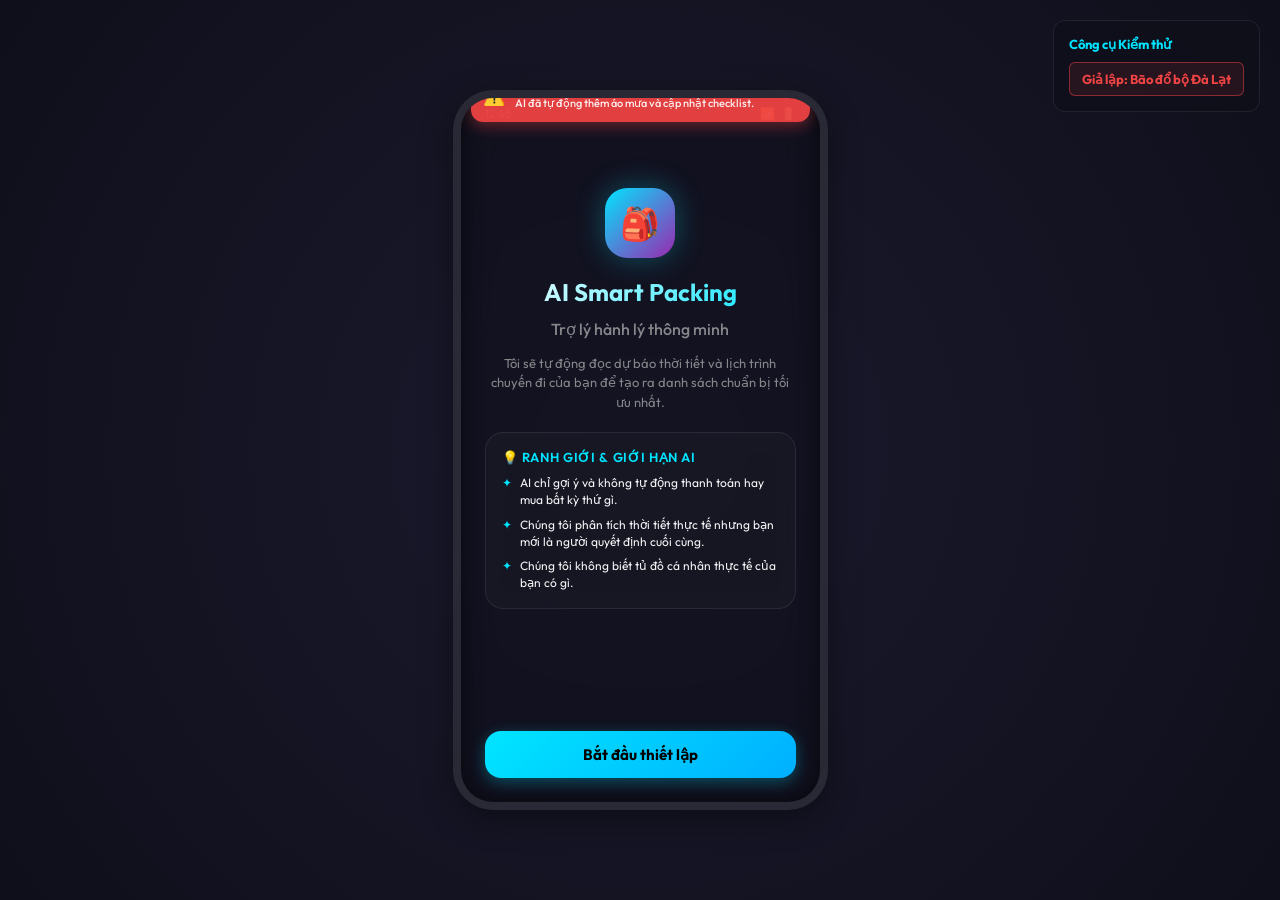
<file: prototype/prototype_day20.html>
<!DOCTYPE html>
<html lang="vi">
<head>
    <meta charset="UTF-8">
    <meta name="viewport" content="width=device-width, initial-scale=1.0">
    <title>AI Smart Packing - Onboarding Prototype</title>
    <!-- Google Fonts -->
    <link rel="preconnect" href="https://fonts.googleapis.com">
    <link rel="preconnect" href="https://fonts.gstatic.com" crossorigin>
    <link href="https://fonts.googleapis.com/css2?family=Outfit:wght@300;400;500;600;700&display=swap" rel="stylesheet">
    
    <style>
        :root {
            --bg-gradient: radial-gradient(circle at 50% 50%, #1a1a2e 0%, #0f0f1b 100%);
            --glass-bg: rgba(255, 255, 255, 0.03);
            --glass-border: rgba(255, 255, 255, 0.08);
            --glass-accent: rgba(255, 255, 255, 0.15);
            --primary: #00e5ff;
            --primary-glow: rgba(0, 229, 255, 0.3);
            --secondary: #9c27b0;
            --text-main: #f5f5f7;
            --text-muted: #86868b;
            --card-shadow: 0 8px 32px 0 rgba(0, 0, 0, 0.37);
        }

        * {
            box-sizing: border-box;
            margin: 0;
            padding: 0;
            font-family: 'Outfit', sans-serif;
            -webkit-font-smoothing: antialiased;
        }

        body {
            background: var(--bg-gradient);
            color: var(--text-main);
            min-height: 100vh;
            display: flex;
            justify-content: center;
            align-items: center;
            overflow: hidden;
        }

        /* Phone Container Mockup */
        .phone-frame {
            width: 375px;
            height: 720px;
            background: rgba(15, 15, 27, 0.6);
            border: 8px solid rgba(255, 255, 255, 0.1);
            border-radius: 40px;
            box-shadow: var(--card-shadow), inset 0 0 20px rgba(0, 0, 0, 0.6);
            position: relative;
            overflow: hidden;
            display: flex;
            flex-direction: column;
            backdrop-filter: blur(20px);
        }

        /* Top Notch / Status Bar Mockup */
        .status-bar {
            height: 30px;
            display: flex;
            justify-content: space-between;
            align-items: center;
            padding: 0 24px;
            font-size: 12px;
            color: var(--text-muted);
            z-index: 10;
        }

        .status-bar .right-icons {
            display: flex;
            gap: 6px;
        }

        /* Screen States Container */
        .screen-container {
            flex: 1;
            position: relative;
            display: flex;
            flex-direction: column;
            padding: 20px 24px;
        }

        .screen {
            position: absolute;
            top: 20px;
            left: 24px;
            right: 24px;
            bottom: 24px;
            display: flex;
            flex-direction: column;
            opacity: 0;
            transform: translateY(20px);
            pointer-events: none;
            transition: all 0.5s cubic-bezier(0.25, 1, 0.5, 1);
        }

        .screen.active {
            opacity: 1;
            transform: translateY(0);
            pointer-events: auto;
        }

        /* Typography & UI Components */
        h1 {
            font-size: 24px;
            font-weight: 700;
            line-height: 1.2;
            margin-bottom: 12px;
            background: linear-gradient(135deg, #ffffff 0%, var(--primary) 100%);
            -webkit-background-clip: text;
            -webkit-text-fill-color: transparent;
        }

        h2 {
            font-size: 16px;
            font-weight: 500;
            color: var(--text-muted);
            margin-bottom: 24px;
        }

        p {
            font-size: 14px;
            line-height: 1.5;
            color: var(--text-muted);
            margin-bottom: 20px;
        }

        /* Glass Card */
        .glass-card {
            background: var(--glass-bg);
            border: 1px solid var(--glass-border);
            border-radius: 18px;
            padding: 16px;
            margin-bottom: 20px;
            backdrop-filter: blur(10px);
        }

        .glass-card-title {
            font-size: 13px;
            font-weight: 600;
            text-transform: uppercase;
            letter-spacing: 0.05em;
            color: var(--primary);
            margin-bottom: 10px;
            display: flex;
            align-items: center;
            gap: 6px;
        }

        .glass-card ul {
            list-style: none;
            display: flex;
            flex-direction: column;
            gap: 8px;
        }

        .glass-card li {
            font-size: 12px;
            line-height: 1.4;
            color: var(--text-main);
            display: flex;
            align-items: flex-start;
            gap: 8px;
        }

        .glass-card li::before {
            content: "✦";
            color: var(--primary);
        }

        /* Toggle Switches */
        .toggle-item {
            display: flex;
            justify-content: space-between;
            align-items: center;
            background: var(--glass-bg);
            border: 1px solid var(--glass-border);
            border-radius: 18px;
            padding: 16px;
            margin-bottom: 14px;
            transition: all 0.3s ease;
        }

        .toggle-item:hover {
            border-color: var(--glass-accent);
        }

        .toggle-info {
            max-width: 75%;
        }

        .toggle-label {
            font-size: 14px;
            font-weight: 600;
            margin-bottom: 4px;
            display: flex;
            align-items: center;
            gap: 6px;
        }

        .toggle-desc {
            font-size: 11px;
            color: var(--text-muted);
            line-height: 1.3;
        }

        /* Switch Style */
        .switch {
            position: relative;
            display: inline-block;
            width: 44px;
            height: 24px;
        }

        .switch input {
            opacity: 0;
            width: 0;
            height: 0;
        }

        .slider {
            position: absolute;
            cursor: pointer;
            top: 0;
            left: 0;
            right: 0;
            bottom: 0;
            background-color: rgba(255, 255, 255, 0.1);
            transition: .4s;
            border-radius: 34px;
            border: 1px solid var(--glass-border);
        }

        .slider:before {
            position: absolute;
            content: "";
            height: 18px;
            width: 18px;
            left: 2px;
            bottom: 2px;
            background-color: white;
            transition: .4s;
            border-radius: 50%;
        }

        input:checked + .slider {
            background-color: var(--primary);
            box-shadow: 0 0 10px var(--primary-glow);
        }

        input:checked + .slider:before {
            transform: translateX(20px);
        }

        /* Input Controls */
        .input-group {
            margin-bottom: 20px;
        }

        .input-group label {
            display: block;
            font-size: 12px;
            font-weight: 600;
            color: var(--primary);
            text-transform: uppercase;
            margin-bottom: 8px;
            letter-spacing: 0.05em;
        }

        .input-field {
            width: 100%;
            background: var(--glass-bg);
            border: 1px solid var(--glass-border);
            border-radius: 14px;
            padding: 12px 16px;
            color: var(--text-main);
            font-size: 14px;
            outline: none;
            transition: all 0.3s ease;
        }

        .input-field:focus {
            border-color: var(--primary);
            box-shadow: 0 0 8px var(--primary-glow);
        }

        /* Buttons */
        .btn-container {
            margin-top: auto;
            display: flex;
            flex-direction: column;
            gap: 10px;
        }

        .btn {
            width: 100%;
            background: linear-gradient(135deg, var(--primary) 0%, #00b0ff 100%);
            border: none;
            border-radius: 16px;
            padding: 14px;
            color: #000;
            font-weight: 700;
            font-size: 15px;
            cursor: pointer;
            transition: all 0.3s ease;
            box-shadow: 0 4px 15px var(--primary-glow);
            display: flex;
            justify-content: center;
            align-items: center;
            gap: 8px;
        }

        .btn:hover {
            transform: translateY(-2px);
            box-shadow: 0 6px 20px var(--primary-glow);
        }

        .btn:active {
            transform: translateY(0);
        }

        .btn-secondary {
            background: transparent;
            border: 1px solid var(--glass-border);
            color: var(--text-main);
            box-shadow: none;
        }

        .btn-secondary:hover {
            background: rgba(255, 255, 255, 0.05);
            border-color: var(--glass-accent);
            box-shadow: none;
        }

        /* AI Analysis / Loading State */
        .analysis-step {
            display: flex;
            align-items: center;
            gap: 12px;
            padding: 12px;
            background: var(--glass-bg);
            border: 1px solid var(--glass-border);
            border-radius: 14px;
            margin-bottom: 12px;
            font-size: 13px;
            transition: all 0.3s ease;
        }

        .step-icon {
            width: 20px;
            height: 20px;
            border-radius: 50%;
            display: flex;
            align-items: center;
            justify-content: center;
            font-size: 11px;
            font-weight: bold;
        }

        .step-pending {
            border: 2px solid var(--text-muted);
            border-top-color: transparent;
            animation: spin 1s linear infinite;
        }

        .step-success {
            background: rgba(76, 175, 80, 0.2);
            color: #4caf50;
        }

        .step-info {
            background: rgba(255, 193, 7, 0.2);
            color: #ffc107;
        }

        /* Logo Animation */
        .logo-circle {
            width: 70px;
            height: 70px;
            background: linear-gradient(135deg, var(--primary) 0%, var(--secondary) 100%);
            border-radius: 22px;
            margin: 40px auto 20px auto;
            display: flex;
            align-items: center;
            justify-content: center;
            box-shadow: 0 0 30px var(--primary-glow);
            font-size: 32px;
            animation: pulse 3s infinite ease-in-out;
        }

        @keyframes pulse {
            0% { transform: scale(1); box-shadow: 0 0 20px var(--primary-glow); }
            50% { transform: scale(1.05); box-shadow: 0 0 35px var(--primary-glow), 0 0 15px rgba(156, 39, 176, 0.4); }
            100% { transform: scale(1); box-shadow: 0 0 20px var(--primary-glow); }
        }

        @keyframes spin {
            0% { transform: rotate(0deg); }
            100% { transform: rotate(360deg); }
        }

        /* Screen 4: Output / Checklist Preview */
        .item-list {
            overflow-y: auto;
            max-height: 380px;
            padding-right: 4px;
        }

        .item-list::-webkit-scrollbar {
            width: 4px;
        }

        .item-list::-webkit-scrollbar-thumb {
            background: var(--glass-border);
            border-radius: 4px;
        }

        .category-title {
            font-size: 11px;
            font-weight: 600;
            color: var(--primary);
            text-transform: uppercase;
            margin: 14px 0 8px 0;
            letter-spacing: 0.05em;
        }

        .checklist-item {
            display: flex;
            align-items: center;
            gap: 10px;
            padding: 10px 12px;
            background: var(--glass-bg);
            border: 1px solid var(--glass-border);
            border-radius: 12px;
            margin-bottom: 6px;
            font-size: 13px;
        }

        .checkbox {
            width: 18px;
            height: 18px;
            border: 2px solid var(--glass-accent);
            border-radius: 4px;
            cursor: pointer;
            display: flex;
            align-items: center;
            justify-content: center;
            transition: all 0.2s ease;
        }

        .checkbox.checked {
            background: var(--primary);
            border-color: var(--primary);
            color: #000;
        }

        /* Tracking Toast Console */
        #toast-container {
            position: fixed;
            bottom: 20px;
            right: 20px;
            display: flex;
            flex-direction: column;
            gap: 10px;
            z-index: 1000;
            pointer-events: none;
        }
        
        .toast {
            background: rgba(10, 10, 20, 0.9);
            border-left: 4px solid var(--primary);
            color: #4ade80;
            padding: 12px 16px;
            border-radius: 8px;
            font-family: monospace;
            font-size: 12px;
            box-shadow: 0 4px 12px rgba(0,0,0,0.5);
            animation: slideIn 0.3s ease forwards, fadeOut 0.5s ease 4.5s forwards;
            max-width: 300px;
            word-wrap: break-word;
        }
        
        .toast.metric-star {
            border-left-color: #f59e0b;
            color: #fcd34d;
            font-weight: bold;
        }

        @keyframes slideIn {
            from { transform: translateX(100%); opacity: 0; }
            to { transform: translateX(0); opacity: 1; }
        }
        
        @keyframes fadeOut {
            from { opacity: 1; }
            to { opacity: 0; }
        }

        /* Simulate Tool Panel */
        .simulate-panel {
            position: fixed;
            top: 20px;
            right: 20px;
            background: rgba(15, 15, 27, 0.8);
            border: 1px solid var(--glass-border);
            padding: 15px;
            border-radius: 12px;
            backdrop-filter: blur(10px);
            z-index: 100;
        }
        
        .simulate-btn {
            background: rgba(239, 68, 68, 0.1);
            border: 1px solid rgba(239, 68, 68, 0.5);
            color: #ef4444;
            padding: 8px 12px;
            border-radius: 6px;
            cursor: pointer;
            font-size: 13px;
            font-weight: bold;
            transition: all 0.2s;
        }
        
        .simulate-btn:hover {
            background: rgba(239, 68, 68, 0.2);
        }

        /* Notification Banner */
        .notification-banner {
            position: absolute;
            top: -60px;
            left: 10px;
            right: 10px;
            background: rgba(239, 68, 68, 0.95);
            color: white;
            padding: 12px;
            border-radius: 12px;
            font-size: 13px;
            font-weight: 500;
            display: flex;
            align-items: center;
            gap: 10px;
            box-shadow: 0 4px 15px rgba(239, 68, 68, 0.4);
            transition: all 0.4s cubic-bezier(0.175, 0.885, 0.32, 1.275);
            z-index: 50;
        }
        
        .notification-banner.show {
            top: 40px;
        }
    </style>
</head>
<body>

    <div class="phone-frame">
        <!-- Status Bar Mockup -->
        <div class="status-bar">
            <span>12:45</span>
            <div class="right-icons">
                <span>📶</span>
                <span>🔋</span>
            </div>
        </div>

        <div class="screen-container">
            <!-- Screen 1: Welcome -->
            <div class="screen active" id="screen-welcome">
                <div class="logo-circle">🎒</div>
                <h1 style="text-align: center;">AI Smart Packing</h1>
                <h2 style="text-align: center; margin-bottom: 15px;">Trợ lý hành lý thông minh</h2>
                
                <p style="text-align: center; font-size: 13px;">
                    Tôi sẽ tự động đọc dự báo thời tiết và lịch trình chuyến đi của bạn để tạo ra danh sách chuẩn bị tối ưu nhất.
                </p>

                <div class="glass-card">
                    <div class="glass-card-title">💡 Ranh giới & Giới hạn AI</div>
                    <ul>
                        <li>AI chỉ gợi ý và không tự động thanh toán hay mua bất kỳ thứ gì.</li>
                        <li>Chúng tôi phân tích thời tiết thực tế nhưng bạn mới là người quyết định cuối cùng.</li>
                        <li>Chúng tôi không biết tủ đồ cá nhân thực tế của bạn có gì.</li>
                    </ul>
                </div>

                <div class="btn-container">
                    <button class="btn" onclick="startTripCreation()">Bắt đầu thiết lập</button>
                </div>
            </div>

            <!-- Screen 3: Input & Processing -->
            <div class="screen" id="screen-input">
                <h1>Thông tin chuyến đi (Tối giản)</h1>
                <p>Nhập điểm đến và ngày khởi hành để AI bắt đầu quét dữ liệu thời tiết và lịch trình.</p>

                <div class="input-group">
                    <label for="dest-input">Điểm đến</label>
                    <input type="text" class="input-field" id="dest-input" value="Đà Lạt, Lâm Đồng">
                </div>

                <div class="input-group">
                    <label for="date-input">Ngày khởi hành</label>
                    <input type="text" class="input-field" id="date-input" value="10/07/2026 - 12/07/2026">
                </div>

                <div class="btn-container">
                    <button class="btn" onclick="startAnalysis()">Tạo Checklist hành trang</button>
                    <button class="btn btn-secondary" onclick="prevScreen('screen-welcome')">Quay lại</button>
                </div>
            </div>

            <!-- Screen 3b: AI Loading Status -->
            <div class="screen" id="screen-loading">
                <div class="logo-circle" style="width: 60px; height: 60px; font-size: 24px; margin-top: 20px;">🧠</div>
                <h1 style="text-align: center; margin-bottom: 20px;">AI Đang Phân Tích...</h1>

                <div class="analysis-step" id="step-weather">
                    <div class="step-icon step-pending" id="icon-weather"></div>
                    <div>Đang kết nối API thời tiết...</div>
                </div>

                <div class="analysis-step" id="step-itinerary" style="opacity: 0.5;">
                    <div class="step-icon" id="icon-itinerary">⏳</div>
                    <div>Đang đọc các hoạt động trong lịch trình...</div>
                </div>

                <div class="analysis-step" id="step-recommend" style="opacity: 0.5;">
                    <div class="step-icon" id="icon-recommend">⏳</div>
                    <div>Đang phân nhóm hành lý đề xuất...</div>
                </div>
            </div>

            <!-- Screen 4: Draft Checklist Output -->
            <div class="screen" id="screen-checklist">
                <h1>Hành trang đề xuất</h1>
                <p style="margin-bottom: 10px;">Checklist Đà Lạt (10/7 - 12/7) dựa trên dự báo mưa lạnh & hoạt động trekking.</p>

                <div class="item-list">
                    <div class="category-title">A. Vật dụng bắt buộc (Act)</div>
                    <div class="checklist-item">
                        <div class="checkbox checked">✓</div>
                        <span>Giấy tờ tùy thân & Tiền mặt</span>
                    </div>
                    <div class="checklist-item">
                        <div class="checkbox"></div>
                        <span>Quần áo cá nhân (3 ngày)</span>
                    </div>

                    <div class="category-title">B. Do thời tiết mưa lạnh (Act)</div>
                    <div class="checklist-item" style="border-color: rgba(224, 64, 251, 0.3);">
                        <div class="checkbox"></div>
                        <span>Áo khoác giữ ấm 🧥</span>
                    </div>
                    <div class="checklist-item">
                        <div class="checkbox"></div>
                        <span>Áo mưa tiện lợi</span>
                    </div>

                    <div class="category-title">C. Do hoạt động Trekking Langbiang</div>
                    <div class="checklist-item" style="border-color: rgba(0, 229, 255, 0.3);">
                        <div class="checkbox"></div>
                        <span>Giày trekking bám tốt 👟 (Explain)</span>
                    </div>
                </div>

                
                <div class="input-group" style="margin-top: 15px; padding: 15px; background: rgba(16, 185, 129, 0.1); border-left: 4px solid #10b981; border-radius: 4px;">
                    <p style="font-size: 13px; color: #10b981; font-weight: bold; margin-bottom: 8px;">Contextual Permission (Day 20)</p>
                    <p style="font-size: 14px; margin-bottom: 10px;">Dữ liệu thời tiết hiện tại đang dùng phỏng đoán. Bật GPS để lấy thời tiết chính xác tại vị trí của bạn.</p>
                    <button class="btn" style="background: white; color: #10b981; border: 1px solid #10b981; padding: 8px 12px; font-size: 13px;" onclick="alert('Đã cấp quyền GPS thành công!')">Cấp quyền GPS ngay</button>
                </div>

                <div class="btn-container" style="margin-top: 15px;">

                    <button class="btn" onclick="finalizeChecklist()">Xác nhận checklist (Core Action)</button>
                    <button class="btn btn-secondary" onclick="nextScreen('screen-input')">Làm lại</button>
                </div>
            </div>

            <!-- Smart Notification Banner for Recovery -->
            <div id="smart-notification" class="notification-banner">
                <span style="font-size: 18px;">⚠️</span>
                <div>
                    <div style="font-weight: bold;">Cảnh báo: Bão đổ bộ Đà Lạt!</div>
                    <div style="font-size: 11px; opacity: 0.9;">AI đã tự động thêm áo mưa và cập nhật checklist.</div>
                </div>
            </div>

        </div>
    </div>

    <!-- Simulate Control Panel outside phone mockup -->
    <div class="simulate-panel">
        <h4 style="color: var(--primary); margin-bottom: 10px; font-size: 13px;">Công cụ Kiểm thử</h4>
        <button class="simulate-btn" onclick="simulateWeatherChange()">Giả lập: Bão đổ bộ Đà Lạt</button>
    </div>

    <!-- Toast Container for Tracking Metric Logs -->
    <div id="toast-container"></div>

    <script>
        // Tracking System Mock
        function trackEvent(eventName, properties) {
            console.log(`[TRACKING] ${eventName}`, properties);
            const toastContainer = document.getElementById('toast-container');
            const toast = document.createElement('div');
            toast.className = 'toast';
            if(eventName === 'checklist_finalized') {
                toast.classList.add('metric-star');
            }
            
            let propsString = Object.entries(properties).map(([k,v]) => `${k}: ${v}`).join('<br>');
            toast.innerHTML = `<strong>📡 Event: ${eventName}</strong><br><span style="color:#a1a1aa;">${propsString}</span>`;
            
            toastContainer.appendChild(toast);
            
            // Remove after animation ends (5s total)
            setTimeout(() => {
                if(toast.parentElement) toast.remove();
            }, 5000);
        }

        function startTripCreation() {
            nextScreen('screen-input');
            trackEvent('trip_creation_started', {
                user_id: 'USR-2026-0980',
                timestamp: new Date().toISOString()
            });
        }

        function finalizeChecklist() {
            alert('Đã lưu checklist thành công!');
            trackEvent('checklist_finalized', {
                total_items: document.querySelectorAll('.checklist-item').length,
                ai_accuracy_score: '95%'
            });
        }

        function simulateWeatherChange() {
            // Show Smart Notification
            const banner = document.getElementById('smart-notification');
            banner.classList.add('show');
            setTimeout(() => {
                banner.classList.remove('show');
            }, 4000);

            // Dynamically add Recovery items to Checklist
            const itemList = document.querySelector('.item-list');
            
            const recoveryBlock = document.createElement('div');
            recoveryBlock.innerHTML = `
                <div class="category-title" style="color: #ef4444; margin-top: 15px;">D. Recovery (Cập nhật do Bão)</div>
                <div class="checklist-item" style="border-color: rgba(239, 68, 68, 0.4); background: rgba(239, 68, 68, 0.05);">
                    <div class="checkbox"></div>
                    <span>Áo mưa bộ chuyên dụng 🌧️</span>
                </div>
                <div class="checklist-item" style="border-color: rgba(239, 68, 68, 0.4); background: rgba(239, 68, 68, 0.05);">
                    <div class="checkbox"></div>
                    <span>Túi bọc balo chống nước 🎒</span>
                </div>
            `;
            itemList.appendChild(recoveryBlock);

            // Re-bind click event for new items
            bindChecklistEvents();
            
            // Auto scroll to bottom
            itemList.scrollTop = itemList.scrollHeight;
        }

        function bindChecklistEvents() {
            // Unbind first to prevent double firing if we re-bind
            document.querySelectorAll('.checklist-item').forEach(item => {
                const newClone = item.cloneNode(true);
                item.parentNode.replaceChild(newClone, item);
                
                newClone.addEventListener('click', function() {
                    const checkbox = this.querySelector('.checkbox');
                    checkbox.classList.toggle('checked');
                    
                    const actionType = checkbox.classList.contains('checked') ? 'checked' : 'unchecked';
                    const itemName = this.querySelector('span').innerText;
                    
                    if (actionType === 'checked') {
                        checkbox.innerHTML = '✓';
                    } else {
                        checkbox.innerHTML = '';
                    }

                    // Track item edit
                    trackEvent('checklist_item_edited', {
                        item_id: itemName.trim(),
                        action_type: actionType
                    });
                });
            });
        }
        function nextScreen(screenId) {
            document.querySelectorAll('.screen').forEach(s => s.classList.remove('active'));
            document.getElementById(screenId).classList.add('active');
        }

        function prevScreen(screenId) {
            nextScreen(screenId);
        }

        function startAnalysis() {
            nextScreen('screen-loading');
            
            // Step 1: Weather Check
            setTimeout(() => {
                const weatherStep = document.getElementById('step-weather');
                const weatherIcon = document.getElementById('icon-weather');
                weatherIcon.className = 'step-icon step-success';
                weatherIcon.innerHTML = '✓';
                weatherStep.querySelector('div:last-child').innerHTML = 'Đã kiểm tra thời tiết Đà Lạt (15-20°C, mưa 80%)';
                
                // Active Step 2
                const itineraryStep = document.getElementById('step-itinerary');
                itineraryStep.style.opacity = '1';
                const itineraryIcon = document.getElementById('icon-itinerary');
                itineraryIcon.className = 'step-icon step-pending';
                itineraryIcon.innerHTML = '';
            }, 1200);

            // Step 2: Itinerary Check
            setTimeout(() => {
                const itineraryStep = document.getElementById('step-itinerary');
                const itineraryIcon = document.getElementById('icon-itinerary');
                itineraryIcon.className = 'step-icon step-success';
                itineraryIcon.innerHTML = '✓';
                itineraryStep.querySelector('div:last-child').innerHTML = 'Đã quét lịch trình (Phát hiện: Trekking Langbiang)';

                // Active Step 3
                const recommendStep = document.getElementById('step-recommend');
                recommendStep.style.opacity = '1';
                const recommendIcon = document.getElementById('icon-recommend');
                recommendIcon.className = 'step-icon step-pending';
                recommendIcon.innerHTML = '';
            }, 2400);

            // Step 3: Done
            setTimeout(() => {
                const recommendStep = document.getElementById('step-recommend');
                const recommendIcon = document.getElementById('icon-recommend');
                recommendIcon.className = 'step-icon step-success';
                recommendIcon.innerHTML = '✓';
                recommendStep.querySelector('div:last-child').innerHTML = 'Đã nhóm & Tối ưu hóa 8 vật dụng đề xuất';
            }, 3600);

            // Navigate to Checklist
            setTimeout(() => {
                nextScreen('screen-checklist');
                trackEvent('trip_draft_generated', {
                    destination: document.getElementById('dest-input').value,
                    duration: document.getElementById('date-input').value
                });
            }, 4500);
        }

        // Initial binding of checklist events
        bindChecklistEvents();
    </script>
</body>
</html>
</file>
<file: style_day20.css>
/* 🌟 style_day20.css - Custom stylesheet for Day 20 Lab Interactive Presentation */

:root {
    --bg-dark: #08090d;
    --bg-gradient: linear-gradient(145deg, #06070a 0%, #0e1118 100%);
    --panel-bg: rgba(15, 20, 32, 0.6);
    --glass-bg: rgba(255, 255, 255, 0.02);
    --glass-border: rgba(255, 255, 255, 0.07);
    --glass-border-focus: rgba(0, 229, 255, 0.4);
    
    --primary: #00e5ff;
    --primary-glow: rgba(0, 229, 255, 0.35);
    --secondary: #d500f9;
    --secondary-glow: rgba(213, 0, 249, 0.35);
    
    --text-main: #f5f5f7;
    --text-muted: #8e8e93;
    --text-dark: #1d1d1f;
    
    --success: #00e676;
    --warning: #ffea00;
    --danger: #ff1744;
    
    --transition-smooth: all 0.35s cubic-bezier(0.25, 0.8, 0.25, 1);
}

/* Base resets & styles */
* {
    box-sizing: border-box;
    margin: 0;
    padding: 0;
}

body {
    background: var(--bg-gradient);
    color: var(--text-main);
    font-family: 'Outfit', sans-serif;
    min-height: 100vh;
    overflow-x: hidden;
    line-height: 1.6;
}

/* App Main Layout */
.app-container {
    display: flex;
    height: 100vh;
    width: 100vw;
}

/* Sidebar Navigation */
.sidebar {
    width: 280px;
    background: rgba(8, 10, 15, 0.9);
    border-right: 1px solid var(--glass-border);
    padding: 24px 16px;
    display: flex;
    flex-direction: column;
    gap: 20px;
    backdrop-filter: blur(20px);
    z-index: 100;
    flex-shrink: 0;
}

.sidebar-header {
    padding-bottom: 20px;
    border-bottom: 1px solid var(--glass-border);
}

.sidebar-title {
    font-size: 18px;
    font-weight: 700;
    background: linear-gradient(90deg, #fff 0%, var(--primary) 100%);
    -webkit-background-clip: text;
    -webkit-text-fill-color: transparent;
    letter-spacing: 0.5px;
}

.sidebar-subtitle {
    font-size: 11px;
    color: var(--text-muted);
    margin-top: 4px;
}

.nav-menu {
    list-style: none;
    display: flex;
    flex-direction: column;
    gap: 6px;
    overflow-y: auto;
    flex-grow: 1;
    padding-right: 4px;
}

/* Custom scrollbar for sidebar menu */
.nav-menu::-webkit-scrollbar {
    width: 4px;
}
.nav-menu::-webkit-scrollbar-thumb {
    background: var(--glass-border);
    border-radius: 4px;
}

.nav-item {
    display: flex;
    align-items: center;
    padding: 10px 14px;
    border-radius: 12px;
    color: var(--text-muted);
    text-decoration: none;
    font-size: 12.5px;
    font-weight: 500;
    cursor: pointer;
    transition: var(--transition-smooth);
    border: 1px solid transparent;
}

.nav-item:hover {
    color: var(--text-main);
    background: rgba(255, 255, 255, 0.03);
    border-color: rgba(255, 255, 255, 0.05);
}

.nav-item.active {
    color: var(--text-main);
    background: rgba(0, 229, 255, 0.08);
    border-color: rgba(0, 229, 255, 0.2);
    box-shadow: inset 0 0 12px rgba(0, 229, 255, 0.05);
}

.nav-item-num {
    font-family: monospace;
    font-weight: 700;
    color: var(--primary);
    margin-right: 10px;
    font-size: 11px;
    background: rgba(0, 229, 255, 0.1);
    padding: 2px 6px;
    border-radius: 4px;
}

.sidebar-footer {
    padding-top: 15px;
    border-top: 1px solid var(--glass-border);
    font-size: 10.5px;
    color: var(--text-muted);
    display: flex;
    flex-direction: column;
    gap: 4px;
}

/* Main Display Area */
.main-content {
    flex-grow: 1;
    overflow-y: auto;
    padding: 40px 48px;
    position: relative;
}

/* Slide Styles */
.slide {
    display: none;
    animation: fadeIn 0.45s ease-out forwards;
    max-width: 1040px;
    margin: 0 auto;
}

.slide.active {
    display: block;
}

@keyframes fadeIn {
    from {
        opacity: 0;
        transform: translateY(12px);
    }
    to {
        opacity: 1;
        transform: translateY(0);
    }
}

/* Typography & Layout elements */
.slide-tag {
    font-size: 11px;
    font-weight: 700;
    color: var(--primary);
    background: rgba(0, 229, 255, 0.1);
    border: 1px solid rgba(0, 229, 255, 0.2);
    padding: 4px 12px;
    border-radius: 20px;
    display: inline-block;
    text-transform: uppercase;
    letter-spacing: 0.05em;
    margin-bottom: 12px;
}

.slide-title {
    font-size: 32px;
    font-weight: 700;
    margin-bottom: 24px;
    background: linear-gradient(135deg, #ffffff 60%, var(--primary) 100%);
    -webkit-background-clip: text;
    -webkit-text-fill-color: transparent;
}

.card {
    background: var(--panel-bg);
    border: 1px solid var(--glass-border);
    border-radius: 20px;
    padding: 30px;
    margin-bottom: 24px;
    box-shadow: 0 16px 40px rgba(0, 0, 0, 0.4);
    backdrop-filter: blur(15px);
}

.card-header-flex {
    display: flex;
    justify-content: space-between;
    align-items: center;
    margin-bottom: 20px;
    border-bottom: 1px solid var(--glass-border);
    padding-bottom: 15px;
}

.card-title {
    font-size: 18px;
    font-weight: 600;
    color: var(--primary);
}

/* Customer Retention Canvas Table styling */
.canvas-grid {
    display: grid;
    grid-template-columns: repeat(2, 1fr);
    gap: 20px;
}

.canvas-block {
    background: rgba(255, 255, 255, 0.02);
    border: 1px solid var(--glass-border);
    border-radius: 16px;
    padding: 20px;
    transition: var(--transition-smooth);
}

.canvas-block:hover {
    border-color: rgba(255, 255, 255, 0.12);
    background: rgba(255, 255, 255, 0.03);
}

.canvas-block-title {
    font-size: 14px;
    font-weight: 700;
    color: var(--primary);
    margin-bottom: 8px;
    text-transform: uppercase;
    letter-spacing: 0.05em;
    display: flex;
    align-items: center;
    gap: 8px;
}

.canvas-block-desc {
    font-size: 13px;
    color: var(--text-main);
    line-height: 1.5;
}

.canvas-block-sub {
    font-size: 11px;
    color: var(--text-muted);
    margin-top: 6px;
    font-style: italic;
}

/* Beautiful Interactive Tables */
.table-container {
    overflow-x: auto;
    margin-top: 15px;
}

.custom-table {
    width: 100%;
    border-collapse: collapse;
    font-size: 13px;
}

.custom-table th {
    background: rgba(255, 255, 255, 0.03);
    color: var(--primary);
    text-align: left;
    font-weight: 600;
    padding: 12px 16px;
    border-bottom: 1.5px solid var(--glass-border);
}

.custom-table td {
    padding: 14px 16px;
    border-bottom: 1px solid var(--glass-border);
    color: var(--text-main);
    vertical-align: top;
}

.custom-table tr:hover {
    background: rgba(255, 255, 255, 0.015);
}

.tag {
    font-size: 10.5px;
    font-weight: 600;
    padding: 2px 8px;
    border-radius: 4px;
    display: inline-block;
    text-transform: uppercase;
}

.tag-keep {
    background: rgba(0, 230, 118, 0.1);
    color: var(--success);
    border: 1px solid rgba(0, 230, 118, 0.2);
}

.tag-remove {
    background: rgba(255, 23, 68, 0.1);
    color: var(--danger);
    border: 1px solid rgba(255, 23, 68, 0.2);
}

.tag-delay {
    background: rgba(255, 234, 0, 0.1);
    color: var(--warning);
    border: 1px solid rgba(255, 234, 0, 0.2);
}

.tag-simplify {
    background: rgba(0, 229, 255, 0.1);
    color: var(--primary);
    border: 1px solid rgba(0, 229, 255, 0.2);
}

/* Onboarding Audit Flow Comparison */
.flow-compare-layout {
    display: grid;
    grid-template-columns: 1fr 1fr;
    gap: 30px;
}

/* Smartphone Mockup */
.phone-mockup {
    width: 320px;
    height: 560px;
    background: #0d0e12;
    border: 10px solid #22252d;
    border-radius: 36px;
    margin: 0 auto;
    position: relative;
    box-shadow: 0 20px 50px rgba(0, 0, 0, 0.6), inset 0 0 10px rgba(0,0,0,0.8);
    display: flex;
    flex-direction: column;
    overflow: hidden;
}

.phone-screen {
    flex-grow: 1;
    background: #090a0f;
    padding: 18px;
    display: flex;
    flex-direction: column;
    position: relative;
    overflow-y: auto;
}

/* Custom Scrollbar for phone mockup */
.phone-screen::-webkit-scrollbar {
    width: 3px;
}
.phone-screen::-webkit-scrollbar-thumb {
    background: rgba(255,255,255,0.1);
    border-radius: 3px;
}

.phone-header {
    height: 24px;
    display: flex;
    justify-content: space-between;
    align-items: center;
    font-size: 10px;
    color: var(--text-muted);
    padding: 0 4px;
    margin-bottom: 12px;
    border-bottom: 1px solid rgba(255, 255, 255, 0.05);
}

.phone-body {
    flex-grow: 1;
    display: flex;
    flex-direction: column;
    justify-content: center;
    gap: 15px;
}

/* Phone Simulator Steps Styling */
.phone-title {
    font-size: 16px;
    font-weight: 700;
    text-align: center;
    margin-bottom: 8px;
    color: var(--text-main);
}

.phone-desc {
    font-size: 11px;
    color: var(--text-muted);
    text-align: center;
    margin-bottom: 16px;
    line-height: 1.4;
}

.phone-btn {
    background: linear-gradient(135deg, var(--primary) 0%, #00b0ff 100%);
    border: none;
    color: var(--bg-dark);
    padding: 10px 16px;
    border-radius: 10px;
    font-size: 12px;
    font-weight: 700;
    cursor: pointer;
    transition: var(--transition-smooth);
    text-align: center;
    box-shadow: 0 4px 15px rgba(0, 229, 255, 0.3);
}

.phone-btn:hover {
    transform: translateY(-1px);
    box-shadow: 0 6px 20px rgba(0, 229, 255, 0.4);
}

.phone-btn-secondary {
    background: rgba(255, 255, 255, 0.05);
    border: 1px solid var(--glass-border);
    color: var(--text-main);
    padding: 9px 16px;
    border-radius: 10px;
    font-size: 12px;
    font-weight: 600;
    cursor: pointer;
    transition: var(--transition-smooth);
    text-align: center;
}

.phone-btn-secondary:hover {
    background: rgba(255, 255, 255, 0.08);
}

.form-group {
    display: flex;
    flex-direction: column;
    gap: 6px;
}

.form-label {
    font-size: 10px;
    font-weight: 600;
    color: var(--text-muted);
    text-transform: uppercase;
}

.phone-input {
    background: rgba(255,255,255,0.03);
    border: 1px solid var(--glass-border);
    border-radius: 8px;
    padding: 8px 12px;
    color: #fff;
    font-size: 12px;
    font-family: inherit;
    transition: var(--transition-smooth);
}

.phone-input:focus {
    border-color: var(--primary);
    outline: none;
    box-shadow: 0 0 8px rgba(0, 229, 255, 0.15);
}

.permission-toggle-box {
    background: rgba(255, 255, 255, 0.02);
    border: 1px solid var(--glass-border);
    border-radius: 10px;
    padding: 10px;
    display: flex;
    align-items: center;
    justify-content: space-between;
}

.toggle-label-box {
    display: flex;
    flex-direction: column;
    gap: 2px;
}

.toggle-title {
    font-size: 11px;
    font-weight: 600;
}

.toggle-desc {
    font-size: 9px;
    color: var(--text-muted);
}

/* Toggle Switch styling */
.switch {
    position: relative;
    display: inline-block;
    width: 32px;
    height: 18px;
}

.switch input { 
    opacity: 0;
    width: 0;
    height: 0;
}

.slider {
    position: absolute;
    cursor: pointer;
    top: 0;
    left: 0;
    right: 0;
    bottom: 0;
    background-color: rgba(255,255,255,0.1);
    transition: .3s;
    border-radius: 18px;
}

.slider:before {
    position: absolute;
    content: "";
    height: 14px;
    width: 14px;
    left: 2px;
    bottom: 2px;
    background-color: white;
    transition: .3s;
    border-radius: 50%;
}

input:checked + .slider {
    background-color: var(--success);
}

input:checked + .slider:before {
    transform: translateX(14px);
}

/* Simulation State Controllers */
.sim-controls {
    display: flex;
    justify-content: center;
    gap: 8px;
    margin-top: 15px;
}

.sim-dot {
    width: 8px;
    height: 8px;
    border-radius: 50%;
    background: var(--glass-border);
    transition: var(--transition-smooth);
}

.sim-dot.active {
    background: var(--primary);
    box-shadow: 0 0 6px var(--primary-glow);
    width: 16px;
    border-radius: 4px;
}

/* Measurement Ladder visual */
.ladder-container {
    display: flex;
    flex-direction: column;
    gap: 12px;
    max-width: 600px;
    margin: 20px auto 0 auto;
}

.ladder-step {
    display: flex;
    align-items: center;
    background: rgba(255, 255, 255, 0.015);
    border: 1px solid var(--glass-border);
    border-radius: 12px;
    padding: 12px 20px;
    position: relative;
    transition: var(--transition-smooth);
}

.ladder-step:hover {
    transform: scale(1.02);
    border-color: rgba(255, 255, 255, 0.12);
}

.ladder-step-num {
    font-size: 20px;
    font-weight: 700;
    color: var(--primary);
    width: 40px;
    flex-shrink: 0;
}

.ladder-step-content {
    flex-grow: 1;
}

.ladder-step-title {
    font-size: 14px;
    font-weight: 600;
    color: var(--text-main);
}

.ladder-step-desc {
    font-size: 11px;
    color: var(--text-muted);
}

.ladder-arrow {
    text-align: center;
    color: var(--text-muted);
    font-size: 14px;
    margin: -4px 0;
}

/* Hook Loop Visualization (Mermaid lookalike but in CSS) */
.hook-visual-box {
    display: flex;
    justify-content: center;
    align-items: center;
    margin-top: 30px;
    position: relative;
    height: 300px;
}

.hook-center {
    width: 80px;
    height: 80px;
    background: rgba(0, 229, 255, 0.05);
    border: 2px dashed rgba(0, 229, 255, 0.2);
    border-radius: 50%;
    display: flex;
    justify-content: center;
    align-items: center;
    font-size: 12px;
    font-weight: 700;
    color: var(--primary);
    box-shadow: 0 0 20px rgba(0, 229, 255, 0.05);
    z-index: 10;
}

.hook-quadrant {
    position: absolute;
    width: 140px;
    height: 100px;
    background: rgba(255,255,255,0.02);
    border: 1px solid var(--glass-border);
    border-radius: 12px;
    padding: 12px;
    display: flex;
    flex-direction: column;
    justify-content: center;
    align-items: center;
    text-align: center;
    transition: var(--transition-smooth);
}

.hook-quadrant:hover {
    background: rgba(255, 255, 255, 0.04);
    border-color: rgba(255, 255, 255, 0.15);
}

.hook-quadrant.q1 { top: 20px; left: calc(50% - 220px); } /* Trigger */
.hook-quadrant.q2 { top: 20px; right: calc(50% - 220px); } /* Action */
.hook-quadrant.q3 { bottom: 20px; right: calc(50% - 220px); } /* Reward */
.hook-quadrant.q4 { bottom: 20px; left: calc(50% - 220px); } /* Investment */

.hook-quadrant-title {
    font-size: 12.5px;
    font-weight: 700;
    color: var(--primary);
    margin-bottom: 4px;
    text-transform: uppercase;
}

.hook-quadrant-desc {
    font-size: 10px;
    color: var(--text-muted);
    line-height: 1.3;
}

.hook-arrow-svg {
    position: absolute;
    top: 0;
    left: 0;
    width: 100%;
    height: 100%;
    pointer-events: none;
    z-index: 1;
}

/* Alert blocks */
.hcai-alert {
    border-radius: 12px;
    padding: 16px;
    margin-bottom: 16px;
    font-size: 12.5px;
    display: flex;
    gap: 12px;
    border-left: 4px solid transparent;
}

.hcai-alert-info {
    background: rgba(0, 229, 255, 0.05);
    border-color: var(--primary);
}

.hcai-alert-warning {
    background: rgba(255, 234, 0, 0.05);
    border-color: var(--warning);
}

.hcai-alert-danger {
    background: rgba(255, 23, 68, 0.05);
    border-color: var(--danger);
}

.hcai-alert-title {
    font-weight: 700;
    margin-bottom: 4px;
}

.hcai-alert-desc {
    color: var(--text-muted);
}

/* Onboarding Demo Specific Styling */
.draft-checklist-view {
    display: flex;
    flex-direction: column;
    gap: 8px;
}

.draft-item {
    background: rgba(255, 255, 255, 0.03);
    border: 1px solid var(--glass-border);
    border-radius: 6px;
    padding: 6px 10px;
    display: flex;
    align-items: center;
    justify-content: space-between;
    font-size: 11px;
}

.draft-item.checked span {
    text-decoration: line-through;
    color: var(--text-muted);
}

.draft-item-title {
    display: flex;
    align-items: center;
    gap: 8px;
}

.draft-meta {
    font-size: 9px;
    background: rgba(255, 255, 255, 0.05);
    padding: 2px 6px;
    border-radius: 4px;
    color: var(--text-muted);
}

.toast-message {
    position: absolute;
    bottom: 12px;
    left: 12px;
    right: 12px;
    background: rgba(8, 10, 15, 0.95);
    border: 1px solid var(--primary);
    border-radius: 8px;
    padding: 8px 12px;
    font-size: 10px;
    display: flex;
    justify-content: space-between;
    align-items: center;
    box-shadow: 0 4px 15px rgba(0,0,0,0.5);
    animation: slideUp 0.3s ease-out forwards;
}

@keyframes slideUp {
    from { transform: translateY(20px); opacity: 0; }
    to { transform: translateY(0); opacity: 1; }
}

.toast-undo {
    color: var(--primary);
    font-weight: 700;
    text-decoration: underline;
    cursor: pointer;
}

/* Event log viewer inside phone mockup for transparency */
.event-log-container {
    background: #000;
    border: 1px solid rgba(255,255,255,0.1);
    border-radius: 8px;
    padding: 10px;
    font-family: monospace;
    font-size: 10px;
    height: 120px;
    overflow-y: auto;
    color: #00ff00;
}

.event-log-entry {
    margin-bottom: 4px;
    border-bottom: 1px dotted rgba(0, 255, 0, 0.15);
    padding-bottom: 4px;
}

.event-log-time {
    color: var(--text-muted);
}

.event-log-name {
    color: var(--warning);
    font-weight: 700;
}
</file>
